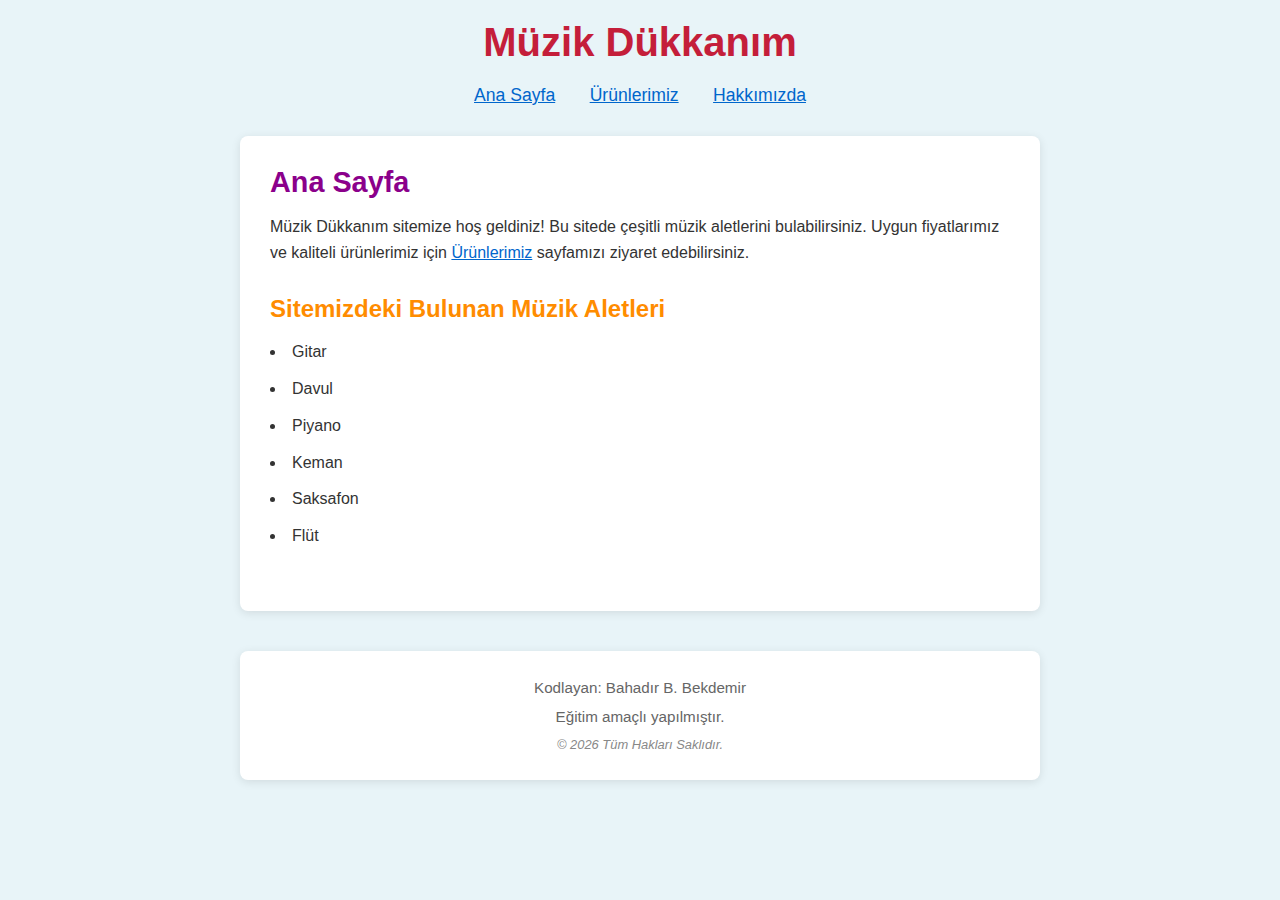
<file: patika.dev_css_odev_1/index.html>
<!DOCTYPE html>
<html lang="tr">
<head>
    <!-- Meta etiketleri ve sayfa başlığı -->
    <meta charset="UTF-8">
    <meta name="viewport" content="width=device-width, initial-scale=1.0">
    <title>Müzik Dükkanım - Ana Sayfa</title>
    <!-- CSS dosyası bağlantısı -->
    <link rel="stylesheet" href="style.css">
</head>
<body>
    <!-- Sayfa başlığı ve navigasyon menüsü -->
    <header>
        <h1>Müzik Dükkanım</h1>
        <nav>
            <a href="index.html">Ana Sayfa</a>
            <a href="products.html">Ürünlerimiz</a>
            <a href="about-us.html">Hakkımızda</a>
        </nav>
    </header>
    
    <!-- Ana içerik bölümü -->
    <main>
        <!-- Hoş geldiniz mesajı -->
        <section>
            <h2>Ana Sayfa</h2>
            <p>
                Müzik Dükkanım sitemize hoş geldiniz! Bu sitede çeşitli müzik aletlerini bulabilirsiniz. 
                Uygun fiyatlarımız ve kaliteli ürünlerimiz için <a href="products.html">Ürünlerimiz</a> sayfamızı ziyaret edebilirsiniz.
            </p>
        </section>
        
        <!-- Müzik aletleri listesi -->
        <section>
            <h3>Sitemizdeki Bulunan Müzik Aletleri</h3>
            <ul>
                <li>Gitar</li>
                <li>Davul</li>
                <li>Piyano</li>
                <li>Keman</li>
                <li>Saksafon</li>
                <li>Flüt</li>
            </ul>
        </section>
    </main>
    
    <!-- Alt bilgi bölümü -->
    <footer>
        <p>Kodlayan: Bahadır B. Bekdemir</p>
        <p>Eğitim amaçlı yapılmıştır.</p>
        <p>&copy; 2026 Tüm Hakları Saklıdır.</p>
    </footer>
</body>
</html>
</file>
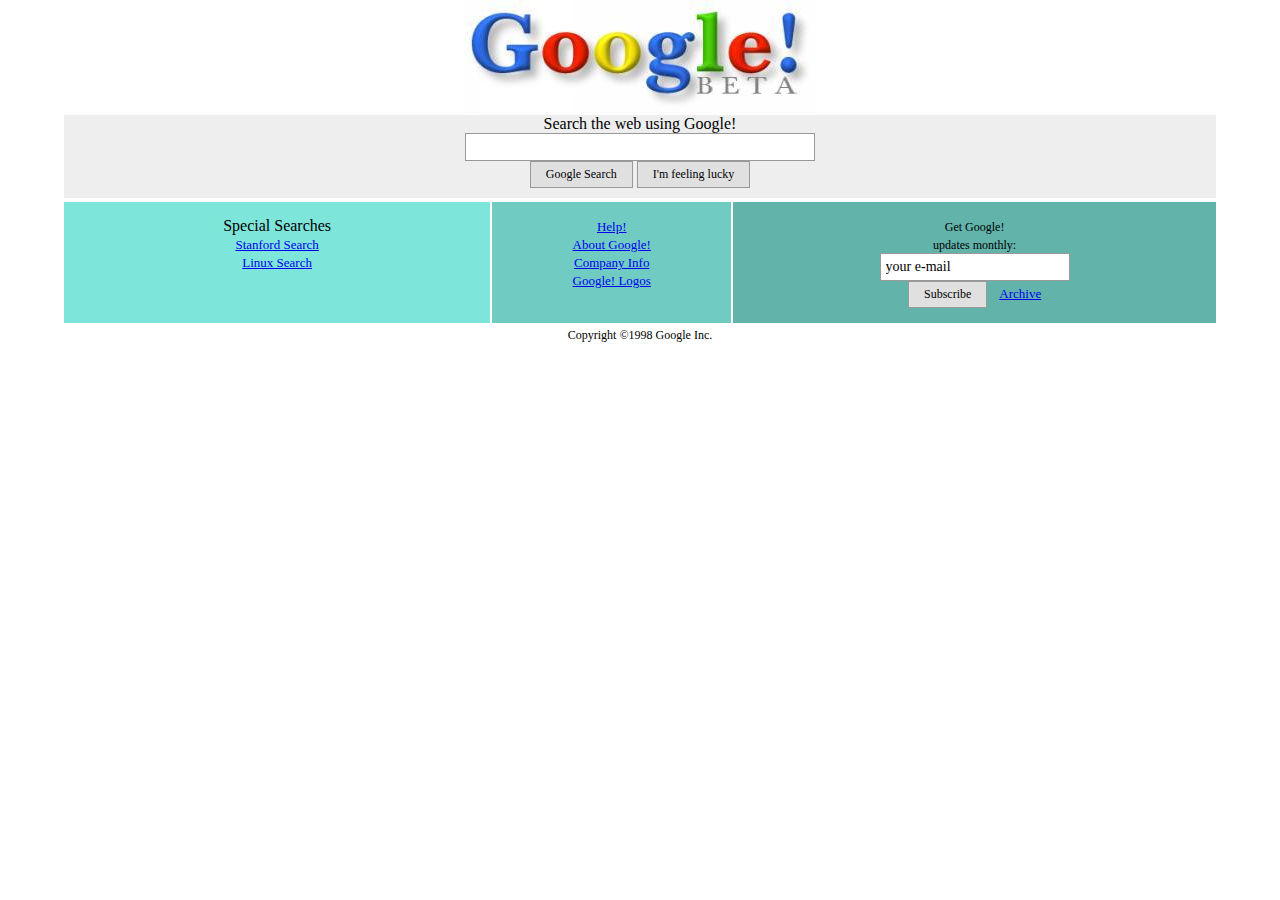
<file: patika.dev_css_odev_2_google_1998/index.html>
<!DOCTYPE html>
<html lang="tr">
<head>
    <!-- Meta etiketleri: karakter kodlaması ve responsive ayarları -->
    <meta charset="UTF-8">
    <meta name="viewport" content="width=device-width, initial-scale=1.0">
    <meta name="description" content="Search the web using Google!">
    <meta name="keywords" content="Google, search, search engine">
    <title>Google!</title>
    <!-- CSS stil dosyası bağlantısı -->
    <link rel="stylesheet" href="index.css">
</head>
<!-- Ana sayfa gövdesi: beyaz arka plan rengi -->
<body bgcolor="#FFFFFF">

<!-- Arama formu: GET metodu ile form gönderimi -->
<form method="GET" action="https://www.google.com/search">
<!-- Logo bölümü: Google logosu ortalanmış şekilde -->
<center>
<img src="img/google.jpg" width="351" height="113" alt="Google!">
</center>

<!-- Ana içerik tablosu: 90% genişlik, ortalanmış -->
<center>
<table border="0" width="90%">
<tbody>
<!-- Arama bölümü: açık gri arka plan (#EEEEEE), 3 sütun genişliğinde -->
<tr>
<td bgcolor="#EEEEEE" colspan="3">
<center>
Search the web using Google! <br>
<!-- Arama kutusu: 40 karakter genişliğinde metin girişi -->
<input type="text" name="q" value="" size="40" maxlength="256" autocomplete="off"><br>
<!-- Arama butonları: Google Search ve I'm feeling lucky -->
<input type="submit" value="Google Search">
<input type="submit" name="sa" value="I'm feeling lucky"><br>
</center>
</td>
</tr>
<!-- Bilgi sütunları: üç farklı teal tonunda sütun yapısı -->
<tr>
<!-- Sol sütun: açık teal (#7EE5DA), özel aramalar bölümü -->
<td width="37%" bgcolor="#7EE5DA"><center>
Special Searches<br>
<a href="https://www.google.com/stanford">Stanford Search</a><br>
<a href="https://www.google.com/linux">Linux Search</a><br>
</center>
</td>
<!-- Orta sütun: orta teal (#70CCC2), yardım ve bilgi linkleri -->
<td bgcolor="#70CCC2">
<center>
<font size="-1">
<a href="https://www.google.com/help">Help!</a> <br>
<a href="https://www.google.com/about">About Google!</a> <br>
<a href="https://www.google.com/company">Company Info</a> <br>
<a href="https://www.google.com/logos">Google! Logos</a> <br>
</font>
</center>
</td>
<!-- Sağ sütun: koyu teal (#62B3AA), e-posta abonelik formu -->
<td align="right" bgcolor="#62B3AA">
<center>
<font size="-1">
Get Google! <br> updates monthly: <br>
<!-- Gizli form alanı: liste adı -->
<input type="hidden" name="listname" value="google-friends">
<!-- E-posta giriş kutusu -->
<input type="text" name="emailaddr" value="your e-mail" size="20"> <br>
<!-- Abonelik butonu -->
<input type="submit" name="SubmitAction" value="Subscribe"> 
&nbsp;&nbsp;
<font size="-1"><a href="https://www.google.com/archive">Archive</a></font>      
</font>
</center>
</td>

</tr></tbody></table>
</center>

<!-- Telif hakkı bilgisi: sayfa alt kısmında -->
<p>
</p><center><font size="-1">Copyright ©1998 Google Inc.</font></center>
</form>

</body>
</html>
</file>
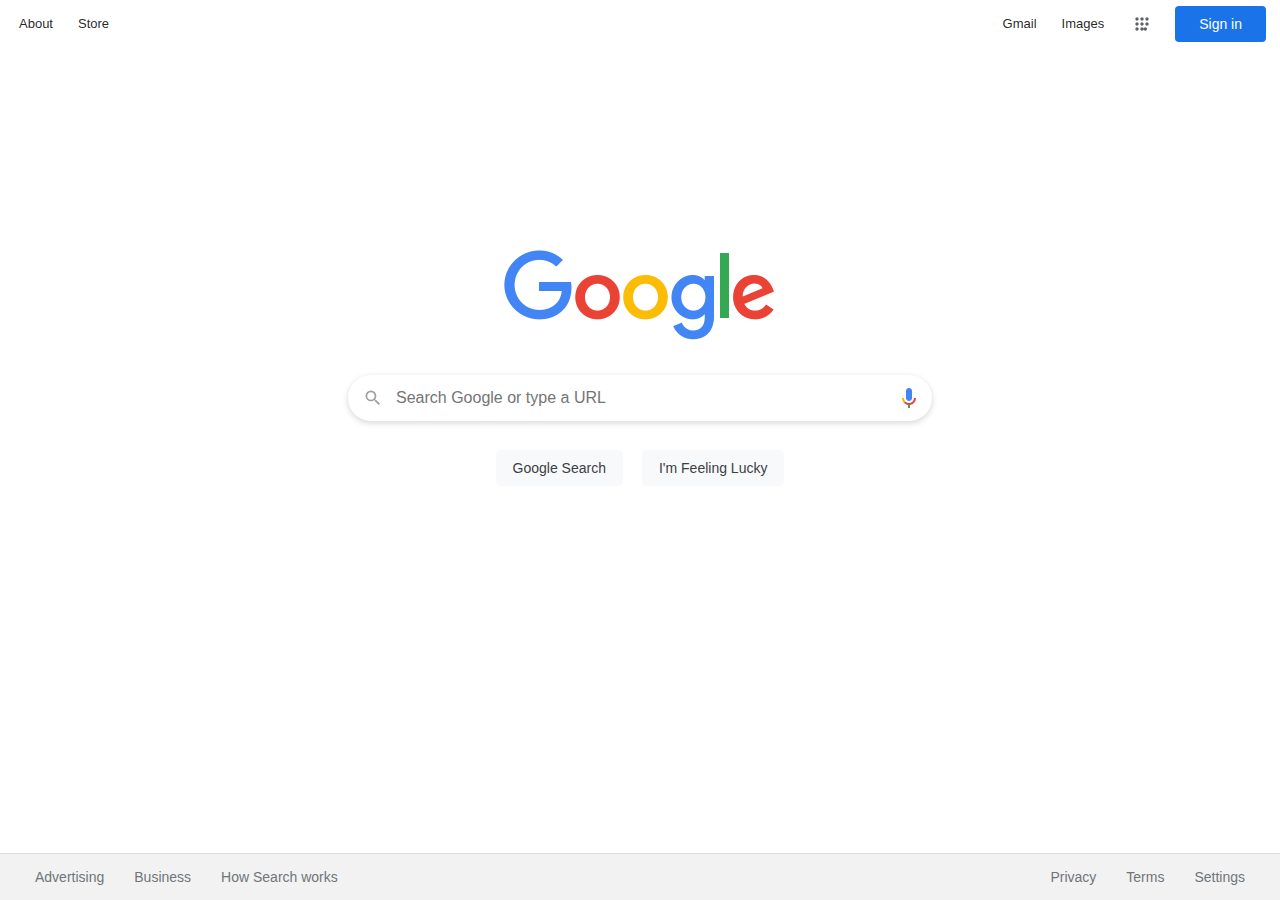
<file: patika.dev_css_odev_3_google_anasayfa/index.html>
<!DOCTYPE html>
<!-- 
  Google Ana Sayfası Klonu
  Bu proje Google'ın ana sayfasının HTML ve CSS ile yapılmış bir kopyasıdır.
  Eğitim amaçlı olarak oluşturulmuştur.
-->
<html lang="en">
  <head>
    <!-- Meta etiketleri - sayfa karakter kodlaması ve görünüm ayarları -->
    <meta charset="UTF-8" />
    <!-- Viewport meta etiketi - responsive tasarım için gerekli -->
    <meta name="viewport" content="width=device-width, initial-scale=1.0" />
    <!-- Meta description - SEO için -->
    <meta name="description" content="Google ana sayfası klonu - Eğitim amaçlı HTML ve CSS projesi" />
    
    <!-- CSS dosyası bağlantısı -->
    <link rel="stylesheet" href="css/style.css" />
    
    <!-- Sayfa başlığı - tarayıcı sekmesinde görünecek -->
    <title>Google</title>
  </head>
  <body>
    <!-- 
      ÜST NAVİGASYON (HEADER)
      Sayfanın en üstünde bulunan navigasyon menüsü
      Sol tarafta "About" ve "Store" linkleri
      Sağ tarafta "Gmail", "Images", Apps ikonu ve "Sign in" butonu
    -->
    <header class="top-nav">
      <!-- Sol taraf navigasyon linkleri -->
      <div class="nav-left">
        <!-- About sayfasına yönlendiren link -->
        <a href="https://about.google/" class="nav-link">About</a>
        <!-- Google Store sayfasına yönlendiren link -->
        <a href="https://store.google.com/" class="nav-link">Store</a>
      </div>
      
      <!-- Sağ taraf navigasyon linkleri ve butonlar -->
      <div class="nav-right">
        <!-- Gmail sayfasına yönlendiren link -->
        <a href="https://mail.google.com/" class="nav-link">Gmail</a>
        <!-- Google Images sayfasına yönlendiren link -->
        <a href="https://www.google.com/imghp" class="nav-link">Images</a>
        
        <!-- Google Apps menüsü ikonu - SVG formatında 9 noktalı grid ikonu -->
        <a href="https://www.google.com/intl/en/about/products" class="nav-link apps-link">
          <!-- SVG (Scalable Vector Graphics) - ölçeklenebilir vektör grafiği -->
          <svg class="apps-icon" focusable="false" viewBox="0 0 24 24" aria-hidden="true">
            <!-- Apps ikonunun path (yol) tanımı - 9 karelik grid yapısı -->
            <path d="M6,8c1.1,0 2,-0.9 2,-2s-0.9,-2 -2,-2 -2,0.9 -2,2 0.9,2 2,2zM12,20c1.1,0 2,-0.9 2,-2s-0.9,-2 -2,-2 -2,0.9 -2,2 0.9,2 2,2zM6,20c1.1,0 2,-0.9 2,-2s-0.9,-2 -2,-2 -2,0.9 -2,2 0.9,2 2,2zM6,14c1.1,0 2,-0.9 2,-2s-0.9,-2 -2,-2 -2,0.9 -2,2 0.9,2 2,2zM12,14c1.1,0 2,-0.9 2,-2s-0.9,-2 -2,-2 -2,0.9 -2,2 0.9,2 2,2zM16,6c0,1.1 0.9,2 2,2s2,-0.9 2,-2 -0.9,-2 -2,-2 -2,0.9 -2,2zM12,8c1.1,0 2,-0.9 2,-2s-0.9,-2 -2,-2 -2,0.9 -2,2 0.9,2 2,2zM18,14c1.1,0 2,-0.9 2,-2s-0.9,-2 -2,-2 -2,0.9 -2,2 0.9,2 2,2zM16,20c1.1,0 2,-0.9 2,-2s-0.9,-2 -2,-2 -2,0.9 -2,2 0.9,2 2,2zM18,8c1.1,0 2,-0.9 2,-2s-0.9,-2 -2,-2 -2,0.9 -2,2 0.9,2 2,2z"></path>
          </svg>
        </a>
        
        <!-- Sign in butonu - mavi arka planlı, beyaz yazılı buton -->
        <a href="#" class="sign-in-btn">Sign in</a>
      </div>
    </header>

    <!-- 
      ANA İÇERİK (MAIN CONTENT)
      Sayfanın merkezinde bulunan ana içerik bölümü
      Logo, arama kutusu ve arama butonlarını içerir
    -->
    <main class="main-content">
      <!-- Google Logo Container -->
      <div class="logo-container">
        <!-- Google logosu - images klasöründen yüklenen PNG formatında logo -->
        <img src="images/logo.png" alt="Google" class="google-logo" />
      </div>

      <!-- 
        ARAMA KUTUSU (SEARCH BOX)
        Kullanıcının arama yapabileceği input alanı
        Sol tarafta arama ikonu, sağ tarafta sesle arama ikonu bulunur
      -->
      <div class="search-container">
        <div class="search-box">
          <!-- Arama İkonu - sol tarafta büyüteç simgesi -->
          <div class="search-icon-wrapper">
            <!-- SVG formatında arama (büyüteç) ikonu -->
            <svg class="search-icon" focusable="false" viewBox="0 0 24 24" aria-hidden="true">
              <!-- Büyüteç ikonunun path tanımı -->
              <path d="M15.5 14h-.79l-.28-.27A6.471 6.471 0 0 0 16 9.5 6.5 6.5 0 1 0 9.5 16c1.61 0 3.09-.59 4.23-1.57l.27.28v.79l5 4.99L20.49 19l-4.99-5zm-6 0C7.01 14 5 11.99 5 9.5S7.01 5 9.5 5 14 7.01 14 9.5 11.99 14 9.5 14z"></path>
            </svg>
          </div>
          
          <!-- 
            Arama Input Alanı
            Kullanıcının arama terimini yazabileceği metin giriş alanı
            autofocus özelliği sayfa yüklendiğinde otomatik olarak odaklanır
          -->
          <input type="text" class="search-input" name="q" placeholder="Search Google or type a URL" autofocus aria-label="Search" />
          
          <!-- Sesle Arama İkonu - sağ tarafta mikrofon simgesi -->
          <div class="voice-icon-wrapper">
            <!-- Sesle arama ikonu - images klasöründen yüklenen PNG formatında ikon -->
            <img src="images/voicelogo.png" alt="Voice Search" class="voice-icon" />
          </div>
        </div>
      </div>

      <!-- 
        ARAMA BUTONLARI (SEARCH BUTTONS)
        Kullanıcının aramayı başlatabileceği iki buton
        "Google Search" - normal arama yapar
        "I'm Feeling Lucky" - rastgele bir sonuç sayfasına yönlendirir
      -->
      <div class="button-container">
        <!-- Google Search butonu - normal arama işlemi için -->
        <button type="button" class="search-btn">Google Search</button>
        <!-- I'm Feeling Lucky butonu - rastgele sonuç için -->
        <button type="button" class="lucky-btn">I'm Feeling Lucky</button>
      </div>
    </main>

    <!-- 
      FOOTER (ALT BİLGİ BÖLÜMÜ)
      Sayfanın en altında bulunan bilgilendirme ve yasal linkler
      Sol tarafta işletme ile ilgili linkler
      Sağ tarafta gizlilik ve ayarlar ile ilgili linkler
    -->
    <footer class="footer">
      <div class="footer-content">
        <!-- Footer sol taraf - işletme ve reklam linkleri -->
        <div class="footer-left">
          <!-- Reklam sayfasına yönlendiren link -->
          <a href="https://www.google.com/intl/en/ads/" class="footer-link">Advertising</a>
          <!-- İşletme hizmetleri sayfasına yönlendiren link -->
          <a href="https://www.google.com/services/" class="footer-link">Business</a>
          <!-- Arama nasıl çalışır sayfasına yönlendiren link -->
          <a href="https://www.google.com/search/howsearchworks/" class="footer-link">How Search works</a>
        </div>
        
        <!-- Footer sağ taraf - gizlilik ve ayarlar linkleri -->
        <div class="footer-right">
          <!-- Gizlilik politikası sayfasına yönlendiren link -->
          <a href="https://policies.google.com/privacy" class="footer-link">Privacy</a>
          <!-- Kullanım şartları sayfasına yönlendiren link -->
          <a href="https://policies.google.com/terms" class="footer-link">Terms</a>
          <!-- Ayarlar sayfasına yönlendiren link -->
          <a href="https://www.google.com/preferences" class="footer-link">Settings</a>
        </div>
      </div>
    </footer>
  </body>
</html>
</file>
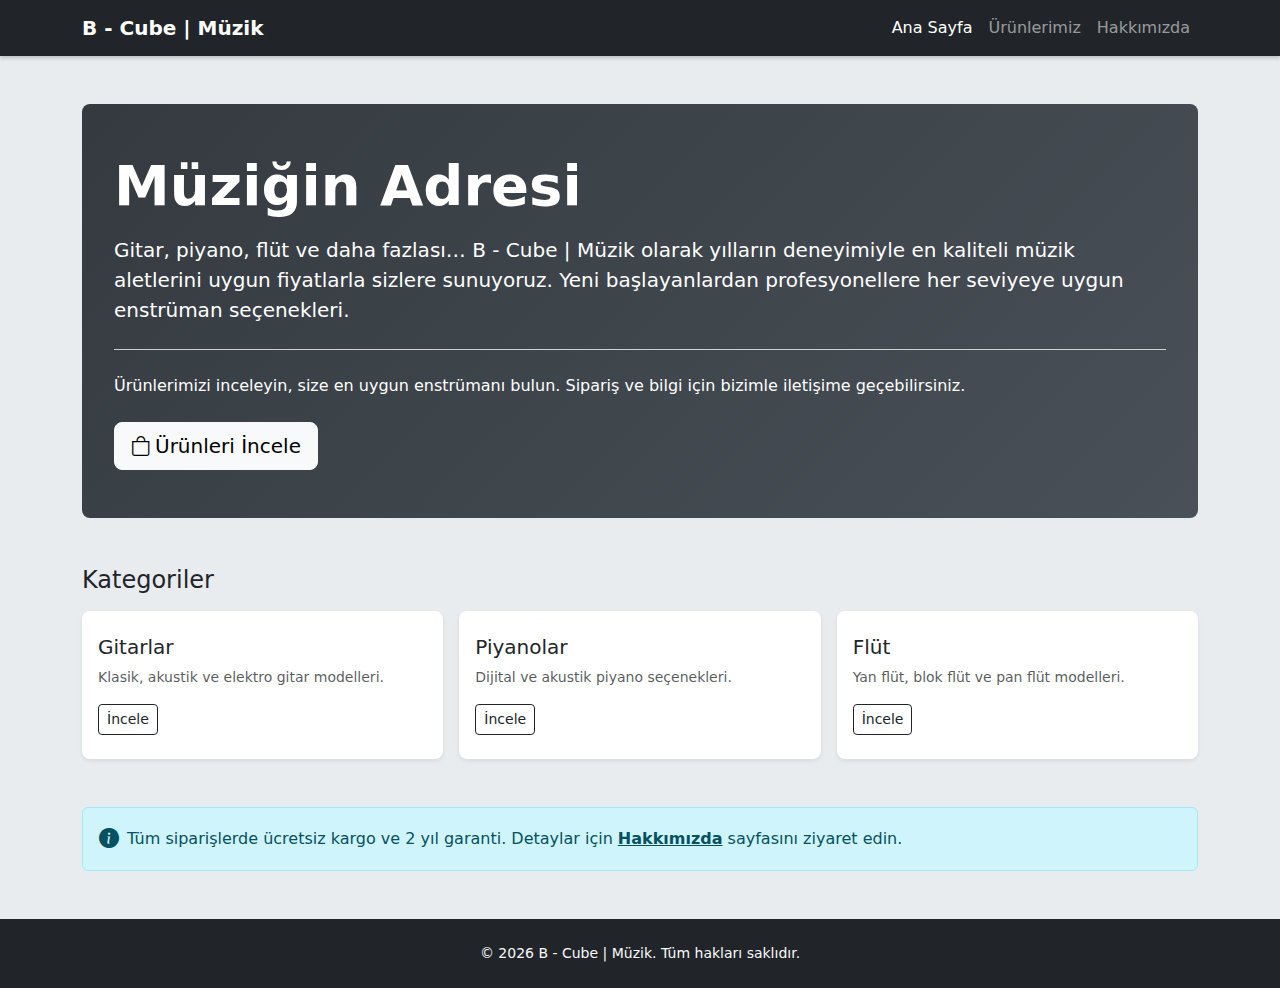
<file: patika.dev/bootstrap/patika.dev_bootstrap_odev_1_muzik_dukkanim/index.html>
<!DOCTYPE html>
<html lang="tr">
<head>
  <!-- Meta etiketleri: Sayfa karakter kodlaması ve responsive ayarları -->
  <meta charset="UTF-8">
  <!-- Bootstrap responsive için gerekli viewport ayarı -->
  <meta name="viewport" content="width=device-width, initial-scale=1.0">
  <title>B - Cube Müzik | Ana Sayfa</title>
  
  <!-- Bootstrap 5.3.2 CSS kütüphanesi CDN üzerinden yükleniyor -->
  <!-- Bootstrap: Grid sistemi, utility sınıfları, component'ler (navbar, card, alert, button vb.) -->
  <link href="https://cdn.jsdelivr.net/npm/bootstrap@5.3.2/dist/css/bootstrap.min.css" rel="stylesheet">
  
  <!-- Bootstrap Icons: Bootstrap'in resmi ikon kütüphanesi -->
  <!-- Kullanım: <i class="bi bi-[ikon-adi]"></i> formatında -->
  <link rel="stylesheet" href="https://cdn.jsdelivr.net/npm/bootstrap-icons@1.11.3/font/bootstrap-icons.min.css">
  
  <!-- Özel CSS stilleri -->
  <style>
    /* Sayfa arka plan rengi - Bootstrap'in kendi renk paletinden */
    body { background-color: #E9ECEF; }
    
    /* Navbar'a gölge efekti ekleniyor */
    .navbar { box-shadow: 0 2px 4px rgba(0,0,0,0.2); }
    
    /* Bootstrap card component'i için özel stiller */
    /* border: none - Bootstrap'in varsayılan border'ını kaldırıyoruz */
    /* border-radius: 0.5rem - Köşeleri yuvarlatıyoruz (Bootstrap spacing birimi) */
    /* transition - Hover efekti için geçiş animasyonu */
    .card {
      border: none;
      border-radius: 0.5rem;
      background-color: #fff;
      transition: box-shadow 0.2s ease, transform 0.2s ease;
    }
    
    /* Card hover efekti: Gölge artışı ve yukarı kayma animasyonu */
    .card:hover {
      box-shadow: 0 0.5rem 1rem rgba(0,0,0,0.12) !important;
      transform: translateY(-2px);
    }
    
    /* Hero/Jumbotron alanı için özel stil */
    /* linear-gradient - İki renk arasında geçiş efekti */
    /* padding: 3rem 2rem - Bootstrap spacing birimleriyle iç boşluk */
    .hero-jumbotron {
      background: linear-gradient(135deg, #343a40 0%, #495057 100%);
      color: #fff;
      border-radius: 0.5rem;
      padding: 3rem 2rem;
    }
  </style>
</head>
<body>
  <!-- ============================================ -->
  <!-- NAVBAR (Navigasyon Menüsü) - Bootstrap Component -->
  <!-- ============================================ -->
  <!-- 
    Bootstrap Navbar Component Kullanımı:
    - navbar: Temel navbar sınıfı
    - navbar-expand-lg: Large ekranlarda (≥992px) yatay menü, küçük ekranlarda hamburger menü
    - navbar-dark: Açık renkli metin için (koyu arka planla kullanılır)
    - bg-dark: Bootstrap'in koyu arka plan rengi
  -->
  <nav class="navbar navbar-expand-lg navbar-dark bg-dark">
    <!-- container: Bootstrap container sınıfı - içeriği ortalar ve max-width ayarlar -->
    <div class="container">
      <!-- navbar-brand: Logo/marka adı için Bootstrap sınıfı -->
      <!-- fw-bold: Bootstrap utility sınıfı - font-weight: bold -->
      <a class="navbar-brand fw-bold" href="index.html">B - Cube | Müzik</a>
      
      <!-- Hamburger menü butonu - Mobil cihazlarda görünür -->
      <!-- 
        navbar-toggler: Hamburger menü butonu
        data-bs-toggle="collapse": Bootstrap JavaScript ile collapse işlevi
        data-bs-target="#navbarNav": Hangi elementi açıp kapatacağını belirtir
        aria-*: Erişilebilirlik için ARIA etiketleri
      -->
      <button class="navbar-toggler" type="button" data-bs-toggle="collapse" data-bs-target="#navbarNav" aria-controls="navbarNav" aria-expanded="false" aria-label="Menü">
        <span class="navbar-toggler-icon"></span>
      </button>
      
      <!-- Collapse: Mobil cihazlarda açılıp kapanan menü alanı -->
      <!-- collapse navbar-collapse: Bootstrap collapse component'i -->
      <div class="collapse navbar-collapse" id="navbarNav">
        <!-- navbar-nav: Navigasyon linklerinin listesi -->
        <!-- ms-auto: Bootstrap utility - margin-start auto (sağa hizalama) -->
        <ul class="navbar-nav ms-auto">
          <!-- nav-item: Her bir menü öğesi -->
          <li class="nav-item">
            <!-- nav-link: Menü linki -->
            <!-- active: Aktif sayfa için Bootstrap sınıfı -->
            <a class="nav-link active" href="index.html">Ana Sayfa</a>
          </li>
          <li class="nav-item">
            <a class="nav-link" href="urunlerimiz.html">Ürünlerimiz</a>
          </li>
          <li class="nav-item">
            <a class="nav-link" href="hakkimizda.html">Hakkımızda</a>
          </li>
        </ul>
      </div>
    </div>
  </nav>

  <!-- ============================================ -->
  <!-- MAIN CONTENT AREA -->
  <!-- ============================================ -->
  <!-- 
    container: Bootstrap container - içeriği ortalar ve responsive genişlik sağlar
    my-5: Bootstrap spacing utility - margin-top ve margin-bottom (3rem = 48px)
  -->
  <main class="container my-5">
    <!-- ============================================ -->
    <!-- HERO/JUMBOTRON SECTION -->
    <!-- ============================================ -->
    <!-- 
      hero-jumbotron: Özel CSS sınıfı (yukarıda tanımlı)
      mb-5: Bootstrap spacing - margin-bottom (3rem)
    -->
    <div class="hero-jumbotron mb-5">
      <!-- display-4: Bootstrap typography sınıfı - büyük başlık boyutu -->
      <!-- fw-bold: Font weight bold -->
      <!-- mb-3: Margin bottom (1rem) -->
      <h1 class="display-4 fw-bold mb-3">Müziğin Adresi</h1>
      
      <!-- lead: Bootstrap typography - vurgulu paragraf metni -->
      <!-- mb-4: Margin bottom (1.5rem) -->
      <p class="lead mb-4">
        Gitar, piyano, flüt ve daha fazlası… B - Cube | Müzik olarak yılların deneyimiyle en kaliteli müzik aletlerini uygun fiyatlarla sizlere sunuyoruz. Yeni başlayanlardan profesyonellere her seviyeye uygun enstrüman seçenekleri.
      </p>
      
      <!-- hr: Yatay çizgi -->
      <!-- my-4: Margin top ve bottom (1.5rem) -->
      <!-- bg-light: Bootstrap arka plan rengi - açık renk -->
      <!-- opacity-75: Bootstrap utility - %75 opaklık -->
      <hr class="my-4 bg-light opacity-75">
      
      <!-- mb-0: Margin bottom sıfır -->
      <p class="mb-0">
        Ürünlerimizi inceleyin, size en uygun enstrümanı bulun. Sipariş ve bilgi için bizimle iletişime geçebilirsiniz.
      </p>
      
      <!-- Bootstrap Button Component -->
      <!-- 
        btn: Temel buton sınıfı
        btn-light: Açık renkli buton stili
        btn-lg: Büyük boyutlu buton
        mt-4: Margin top (1.5rem)
        role="button": Erişilebilirlik için
      -->
      <!-- Bootstrap Icons kullanımı: bi bi-bag ikonu -->
      <!-- me-1: Margin end (sağ taraf) - 0.25rem -->
      <a class="btn btn-light btn-lg mt-4" href="urunlerimiz.html" role="button"><i class="bi bi-bag me-1"></i>Ürünleri İncele</a>
    </div>

    <!-- ============================================ -->
    <!-- KATEGORİLER BÖLÜMÜ - Bootstrap Grid System -->
    <!-- ============================================ -->
    <!-- 
      h4: Bootstrap heading sınıfı - h2 elementi ama h4 boyutunda
      mb-3: Margin bottom (1rem)
    -->
    <h2 class="h4 mb-3">Kategoriler</h2>
    
    <!-- Bootstrap Grid System -->
    <!-- 
      row: Bootstrap grid satırı
      g-3: Gap utility - grid öğeleri arası boşluk (1rem)
      mb-5: Margin bottom (3rem)
    -->
    <div class="row g-3 mb-5">
      <!-- 
        col-md-4: Medium ekranlarda (≥768px) 4/12 genişlik = 3 sütun
        Küçük ekranlarda tam genişlik (12/12)
      -->
      <div class="col-md-4">
        <!-- Bootstrap Card Component -->
        <!-- 
          card: Temel kart sınıfı
          h-100: Height 100% - eşit yükseklik için
          shadow-sm: Bootstrap shadow utility - küçük gölge efekti
          overflow-hidden: Taşan içeriği gizler
        -->
        <div class="card h-100 shadow-sm overflow-hidden">
          <!-- card-body: Kart içeriği için Bootstrap sınıfı -->
          <!-- py-4: Padding top ve bottom (1.5rem) -->
          <div class="card-body py-4">
            <!-- card-title: Kart başlığı için Bootstrap sınıfı -->
            <!-- mb-2: Margin bottom (0.5rem) -->
            <h5 class="card-title mb-2">Gitarlar</h5>
            
            <!-- card-text: Kart metni için Bootstrap sınıfı -->
            <!-- text-muted: Bootstrap text color utility - soluk gri renk -->
            <!-- small: Bootstrap typography - küçük metin boyutu -->
            <p class="card-text text-muted small">Klasik, akustik ve elektro gitar modelleri.</p>
            
            <!-- btn-outline-dark: Bootstrap outline buton stili - kenarlıklı koyu renk -->
            <!-- btn-sm: Küçük boyutlu buton -->
            <a href="urunlerimiz.html#gitarlar" class="btn btn-outline-dark btn-sm">İncele</a>
          </div>
        </div>
      </div>
      
      <!-- İkinci kategori kartı - Piyanolar -->
      <div class="col-md-4">
        <div class="card h-100 shadow-sm overflow-hidden">
          <div class="card-body py-4">
            <h5 class="card-title mb-2">Piyanolar</h5>
            <p class="card-text text-muted small">Dijital ve akustik piyano seçenekleri.</p>
            <a href="urunlerimiz.html#piyanolar" class="btn btn-outline-dark btn-sm">İncele</a>
          </div>
        </div>
      </div>
      
      <!-- Üçüncü kategori kartı - Flüt -->
      <div class="col-md-4">
        <div class="card h-100 shadow-sm overflow-hidden">
          <div class="card-body py-4">
            <h5 class="card-title mb-2">Flüt</h5>
            <p class="card-text text-muted small">Yan flüt, blok flüt ve pan flüt modelleri.</p>
            <a href="urunlerimiz.html#flut" class="btn btn-outline-dark btn-sm">İncele</a>
          </div>
        </div>
      </div>
    </div>

    <!-- ============================================ -->
    <!-- ALERT COMPONENT - Bootstrap Alert -->
    <!-- ============================================ -->
    <!-- 
      alert: Temel alert sınıfı
      alert-info: Bootstrap alert variant - mavi bilgi alert'i
      d-flex: Bootstrap flexbox utility - flex container
      align-items-center: Flexbox - dikey ortalama
      role="alert": Erişilebilirlik için ARIA rolü
    -->
    <div class="alert alert-info d-flex align-items-center" role="alert">
      <!-- Bootstrap Icons: bi-info-circle-fill ikonu -->
      <!-- flex-shrink-0: Flexbox - küçülmeyi engeller -->
      <!-- me-2: Margin end (sağ) - 0.5rem -->
      <i class="bi bi-info-circle-fill flex-shrink-0 me-2" style="font-size: 1.25rem;"></i>
      <div>
        <!-- alert-link: Alert içindeki link için Bootstrap sınıfı -->
        Tüm siparişlerde ücretsiz kargo ve 2 yıl garanti. Detaylar için <a href="hakkimizda.html" class="alert-link">Hakkımızda</a> sayfasını ziyaret edin.
      </div>
    </div>
  </main>

  <!-- ============================================ -->
  <!-- FOOTER -->
  <!-- ============================================ -->
  <!-- 
    bg-dark: Bootstrap arka plan rengi - koyu
    text-light: Bootstrap text rengi - açık renkli metin
    py-4: Padding top ve bottom (1.5rem)
    mt-5: Margin top (3rem)
  -->
  <footer class="bg-dark text-light py-4 mt-5">
    <!-- container: Bootstrap container - içeriği ortalar -->
    <!-- text-center: Bootstrap utility - metni ortalar -->
    <div class="container text-center">
      <!-- mb-0: Margin bottom sıfır -->
      <!-- small: Bootstrap typography - küçük metin boyutu -->
      <p class="mb-0 small">© 2026 B - Cube | Müzik. Tüm hakları saklıdır.</p>
    </div>
  </footer>

</body>
</html>
</file>
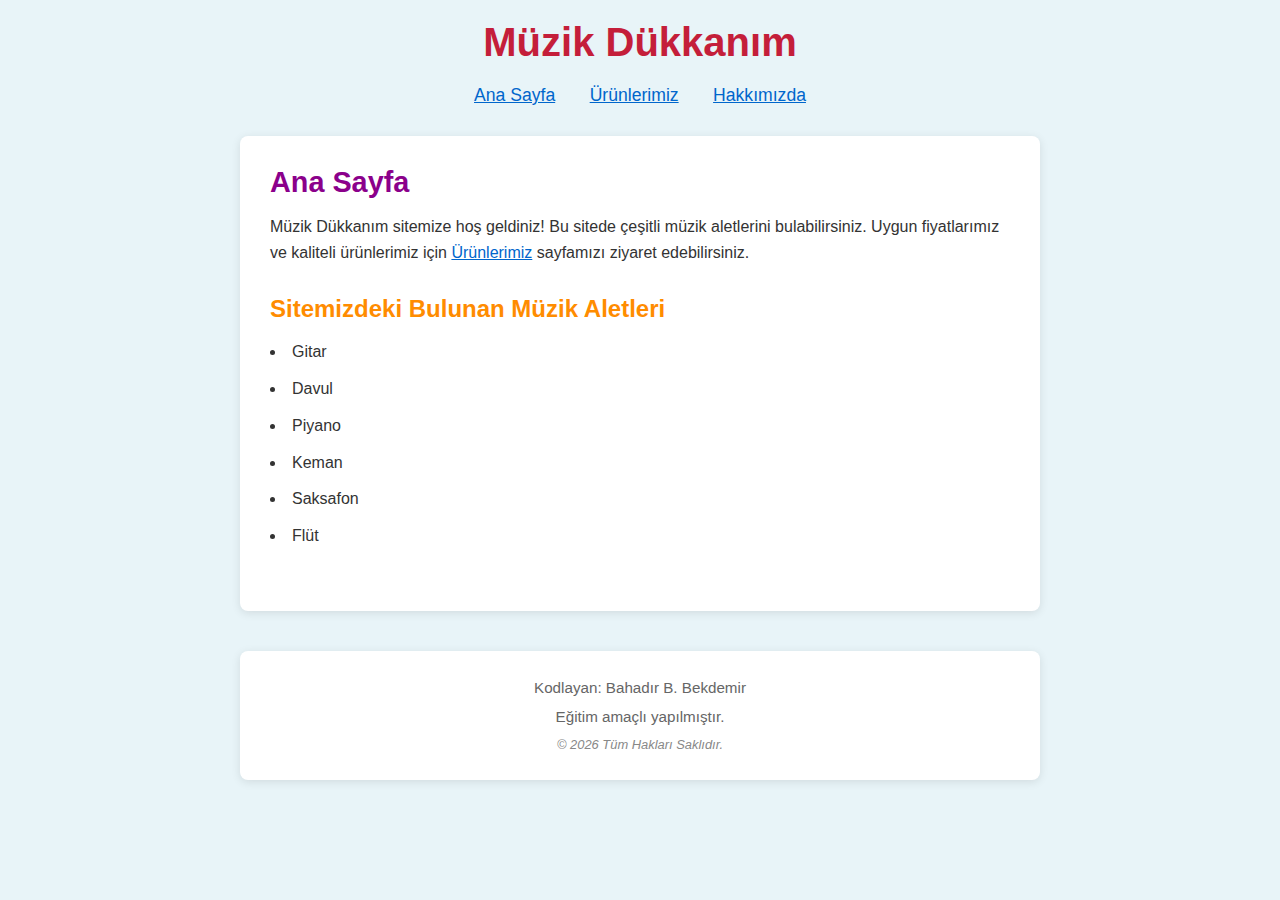
<file: patika.dev/css/patika.dev_css_odev_1_muzik_dukkanim/index.html>
<!DOCTYPE html>
<html lang="tr">
<head>
    <!-- Meta etiketleri ve sayfa başlığı -->
    <meta charset="UTF-8">
    <meta name="viewport" content="width=device-width, initial-scale=1.0">
    <title>Müzik Dükkanım - Ana Sayfa</title>
    <!-- CSS dosyası bağlantısı -->
    <link rel="stylesheet" href="style.css">
</head>
<body>
    <!-- Sayfa başlığı ve navigasyon menüsü -->
    <header>
        <h1>Müzik Dükkanım</h1>
        <nav>
            <a href="index.html">Ana Sayfa</a>
            <a href="products.html">Ürünlerimiz</a>
            <a href="about-us.html">Hakkımızda</a>
        </nav>
    </header>
    
    <!-- Ana içerik bölümü -->
    <main>
        <!-- Hoş geldiniz mesajı -->
        <section>
            <h2>Ana Sayfa</h2>
            <p>
                Müzik Dükkanım sitemize hoş geldiniz! Bu sitede çeşitli müzik aletlerini bulabilirsiniz. 
                Uygun fiyatlarımız ve kaliteli ürünlerimiz için <a href="products.html">Ürünlerimiz</a> sayfamızı ziyaret edebilirsiniz.
            </p>
        </section>
        
        <!-- Müzik aletleri listesi -->
        <section>
            <h3>Sitemizdeki Bulunan Müzik Aletleri</h3>
            <ul>
                <li>Gitar</li>
                <li>Davul</li>
                <li>Piyano</li>
                <li>Keman</li>
                <li>Saksafon</li>
                <li>Flüt</li>
            </ul>
        </section>
    </main>
    
    <!-- Alt bilgi bölümü -->
    <footer>
        <p>Kodlayan: Bahadır B. Bekdemir</p>
        <p>Eğitim amaçlı yapılmıştır.</p>
        <p>&copy; 2026 Tüm Hakları Saklıdır.</p>
    </footer>
</body>
</html>
</file>
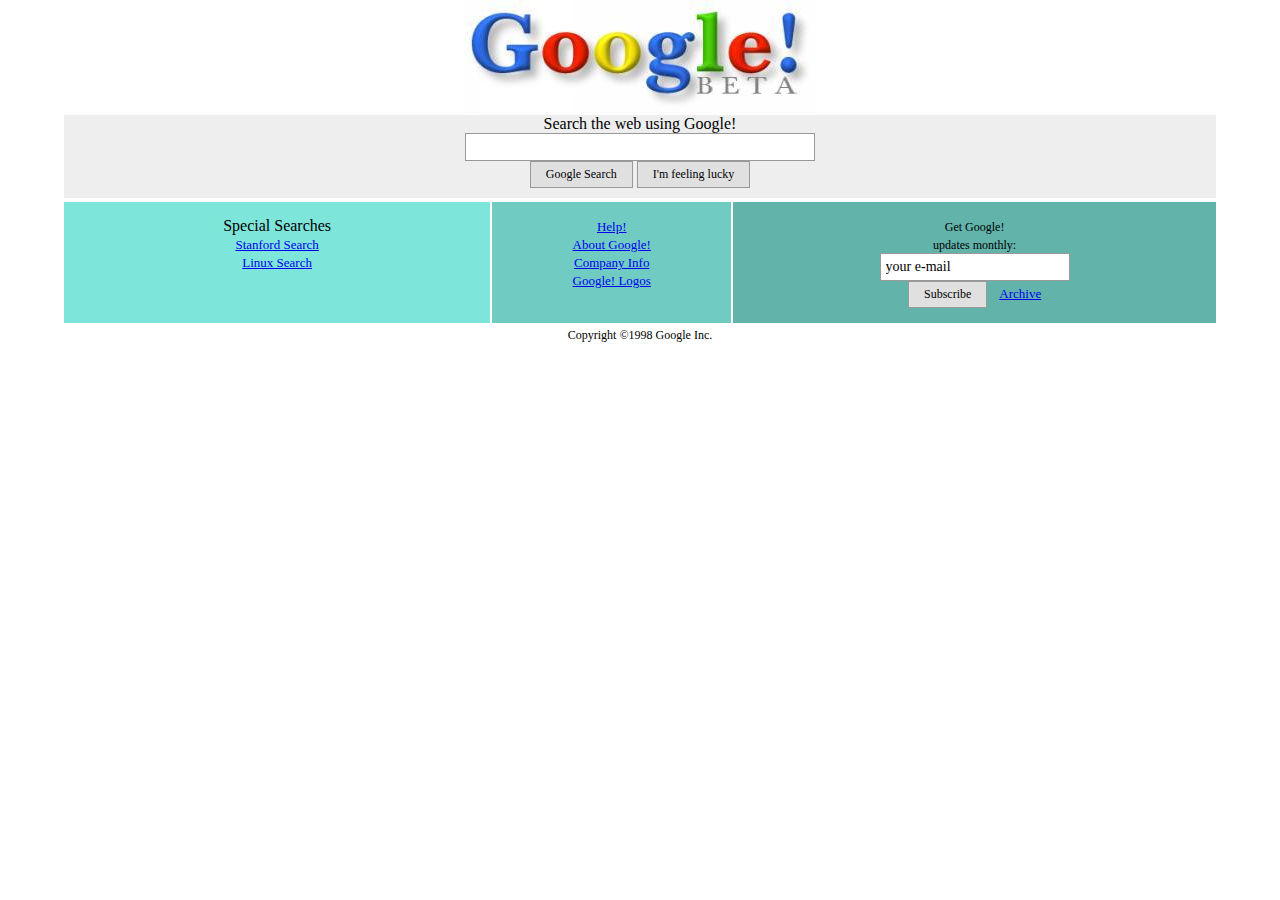
<file: patika.dev/css/patika.dev_css_odev_2_google_1998/index.html>
<!DOCTYPE html>
<html lang="tr">
<head>
    <!-- Meta etiketleri: karakter kodlaması ve responsive ayarları -->
    <meta charset="UTF-8">
    <meta name="viewport" content="width=device-width, initial-scale=1.0">
    <meta name="description" content="Search the web using Google!">
    <meta name="keywords" content="Google, search, search engine">
    <title>Google!</title>
    <!-- CSS stil dosyası bağlantısı -->
    <link rel="stylesheet" href="index.css">
</head>
<!-- Ana sayfa gövdesi: beyaz arka plan rengi -->
<body bgcolor="#FFFFFF">

<!-- Arama formu: GET metodu ile form gönderimi -->
<form method="GET" action="https://www.google.com/search">
<!-- Logo bölümü: Google logosu ortalanmış şekilde -->
<center>
<img src="img/google.jpg" width="351" height="113" alt="Google!">
</center>

<!-- Ana içerik tablosu: 90% genişlik, ortalanmış -->
<center>
<table border="0" width="90%">
<tbody>
<!-- Arama bölümü: açık gri arka plan (#EEEEEE), 3 sütun genişliğinde -->
<tr>
<td bgcolor="#EEEEEE" colspan="3">
<center>
Search the web using Google! <br>
<!-- Arama kutusu: 40 karakter genişliğinde metin girişi -->
<input type="text" name="q" value="" size="40" maxlength="256" autocomplete="off"><br>
<!-- Arama butonları: Google Search ve I'm feeling lucky -->
<input type="submit" value="Google Search">
<input type="submit" name="sa" value="I'm feeling lucky"><br>
</center>
</td>
</tr>
<!-- Bilgi sütunları: üç farklı teal tonunda sütun yapısı -->
<tr>
<!-- Sol sütun: açık teal (#7EE5DA), özel aramalar bölümü -->
<td width="37%" bgcolor="#7EE5DA"><center>
Special Searches<br>
<a href="https://www.google.com/stanford">Stanford Search</a><br>
<a href="https://www.google.com/linux">Linux Search</a><br>
</center>
</td>
<!-- Orta sütun: orta teal (#70CCC2), yardım ve bilgi linkleri -->
<td bgcolor="#70CCC2">
<center>
<font size="-1">
<a href="https://www.google.com/help">Help!</a> <br>
<a href="https://www.google.com/about">About Google!</a> <br>
<a href="https://www.google.com/company">Company Info</a> <br>
<a href="https://www.google.com/logos">Google! Logos</a> <br>
</font>
</center>
</td>
<!-- Sağ sütun: koyu teal (#62B3AA), e-posta abonelik formu -->
<td align="right" bgcolor="#62B3AA">
<center>
<font size="-1">
Get Google! <br> updates monthly: <br>
<!-- Gizli form alanı: liste adı -->
<input type="hidden" name="listname" value="google-friends">
<!-- E-posta giriş kutusu -->
<input type="text" name="emailaddr" value="your e-mail" size="20"> <br>
<!-- Abonelik butonu -->
<input type="submit" name="SubmitAction" value="Subscribe"> 
&nbsp;&nbsp;
<font size="-1"><a href="https://www.google.com/archive">Archive</a></font>      
</font>
</center>
</td>

</tr></tbody></table>
</center>

<!-- Telif hakkı bilgisi: sayfa alt kısmında -->
<p>
</p><center><font size="-1">Copyright ©1998 Google Inc.</font></center>
</form>

</body>
</html>
</file>
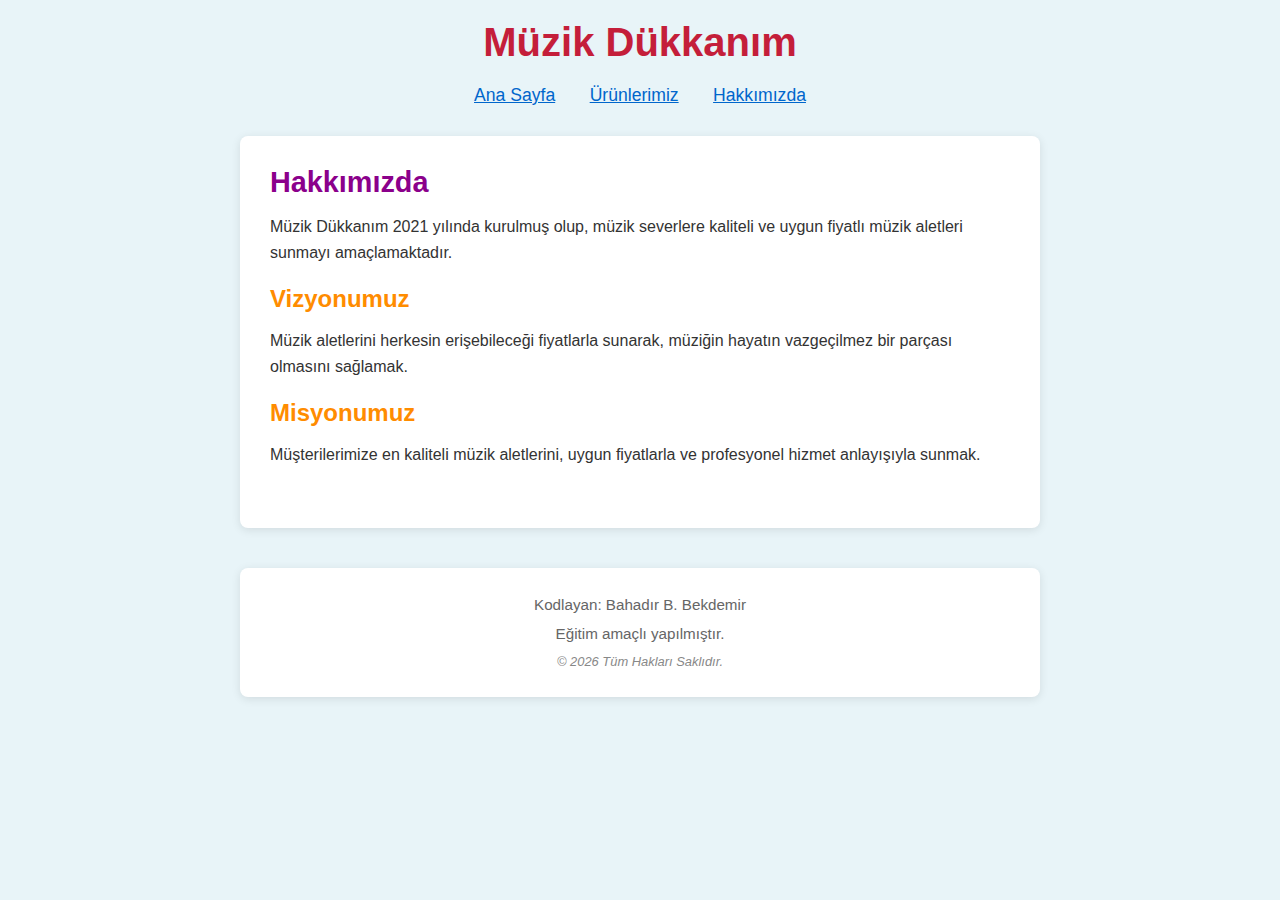
<file: patika.dev_css_odev_1/about-us.html>
<!DOCTYPE html>
<html lang="tr">
<head>
    <!-- Meta etiketleri ve sayfa başlığı -->
    <meta charset="UTF-8">
    <meta name="viewport" content="width=device-width, initial-scale=1.0">
    <title>Müzik Dükkanım - Hakkımızda</title>
    <!-- CSS dosyası bağlantısı -->
    <link rel="stylesheet" href="style.css">
</head>
<body>
    <!-- Sayfa başlığı ve navigasyon menüsü -->
    <header>
        <h1>Müzik Dükkanım</h1>
        <nav>
            <a href="index.html">Ana Sayfa</a>
            <a href="products.html">Ürünlerimiz</a>
            <a href="about-us.html">Hakkımızda</a>
        </nav>
    </header>
    
    <!-- Ana içerik bölümü -->
    <main>
        <section>
            <!-- Hakkımızda bilgisi -->
            <h2>Hakkımızda</h2>
            <p>
                Müzik Dükkanım 2021 yılında kurulmuş olup, müzik severlere kaliteli ve uygun fiyatlı 
                müzik aletleri sunmayı amaçlamaktadır.
            </p>
            <!-- Vizyon bölümü -->
            <h3>Vizyonumuz</h3>
            <p>
                Müzik aletlerini herkesin erişebileceği fiyatlarla sunarak, müziğin hayatın 
                vazgeçilmez bir parçası olmasını sağlamak.
            </p>
            <!-- Misyon bölümü -->
            <h3>Misyonumuz</h3>
            <p>
                Müşterilerimize en kaliteli müzik aletlerini, uygun fiyatlarla ve profesyonel 
                hizmet anlayışıyla sunmak.
            </p>
        </section>
    </main>
    
    <!-- Alt bilgi bölümü -->
    <footer>
        <p>Kodlayan: Bahadır B. Bekdemir</p>
        <p>Eğitim amaçlı yapılmıştır.</p>
        <p>&copy; 2026 Tüm Hakları Saklıdır.</p>
    </footer>
</body>
</html>
</file>
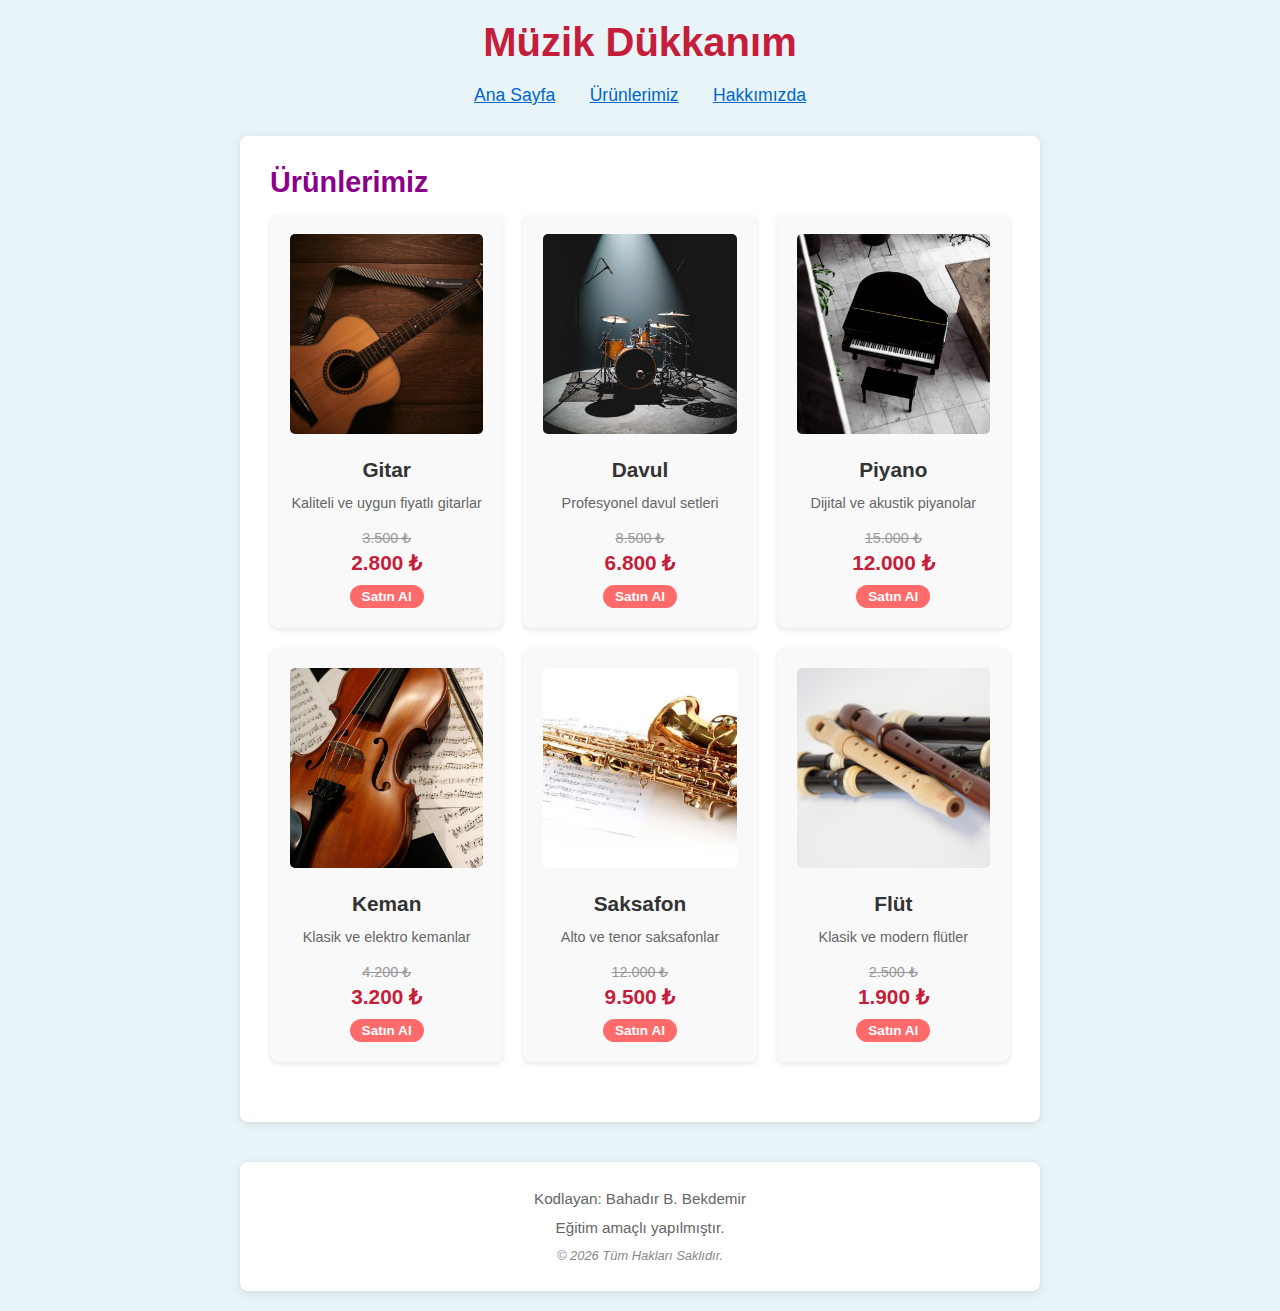
<file: patika.dev_css_odev_1/products.html>
<!DOCTYPE html>
<html lang="tr">
<head>
    <!-- Meta etiketleri ve sayfa başlığı -->
    <meta charset="UTF-8">
    <meta name="viewport" content="width=device-width, initial-scale=1.0">
    <title>Müzik Dükkanım - Ürünlerimiz</title>
    <!-- CSS dosyası bağlantısı -->
    <link rel="stylesheet" href="style.css">
</head>
<body>
    <!-- Sayfa başlığı ve navigasyon menüsü -->
    <header>
        <h1>Müzik Dükkanım</h1>
        <nav>
            <a href="index.html">Ana Sayfa</a>
            <a href="products.html">Ürünlerimiz</a>
            <a href="about-us.html">Hakkımızda</a>
        </nav>
    </header>
    
    <!-- Ana içerik bölümü -->
    <main>
        <section>
            <h2>Ürünlerimiz</h2>
            <!-- Ürün listesi container'ı -->
            <div class="product-list">
                <!-- Gitar ürünü -->
                <div class="product-item">
                    <img src="images/gitar.jpg" alt="Gitar">
                    <h3>Gitar</h3>
                    <p>Kaliteli ve uygun fiyatlı gitarlar</p>
                    <div class="price">
                        <span class="old-price">3.500 ₺</span>
                        <span class="new-price">2.800 ₺</span>
                        <span class="discount">Satın Al</span>
                    </div>
                </div>
                <!-- Davul ürünü -->
                <div class="product-item">
                    <img src="images/davul.jpg" alt="Davul">
                    <h3>Davul</h3>
                    <p>Profesyonel davul setleri</p>
                    <div class="price">
                        <span class="old-price">8.500 ₺</span>
                        <span class="new-price">6.800 ₺</span>
                        <span class="discount">Satın Al</span>
                    </div>
                </div>
                <!-- Piyano ürünü -->
                <div class="product-item">
                    <img src="images/piyano.jpg" alt="Piyano">
                    <h3>Piyano</h3>
                    <p>Dijital ve akustik piyanolar</p>
                    <div class="price">
                        <span class="old-price">15.000 ₺</span>
                        <span class="new-price">12.000 ₺</span>
                        <span class="discount">Satın Al</span>
                    </div>
                </div>
                <!-- Keman ürünü -->
                <div class="product-item">
                    <img src="images/keman.jpg" alt="Keman">
                    <h3>Keman</h3>
                    <p>Klasik ve elektro kemanlar</p>
                    <div class="price">
                        <span class="old-price">4.200 ₺</span>
                        <span class="new-price">3.200 ₺</span>
                        <span class="discount">Satın Al</span>
                    </div>
                </div>
                <!-- Saksafon ürünü -->
                <div class="product-item">
                    <img src="images/saksafon.jpg" alt="Saksafon">
                    <h3>Saksafon</h3>
                    <p>Alto ve tenor saksafonlar</p>
                    <div class="price">
                        <span class="old-price">12.000 ₺</span>
                        <span class="new-price">9.500 ₺</span>
                        <span class="discount">Satın Al</span>
                    </div>
                </div>
                <!-- Flüt ürünü -->
                <div class="product-item">
                    <img src="images/flüt.jpg" alt="Flüt">
                    <h3>Flüt</h3>
                    <p>Klasik ve modern flütler</p>
                    <div class="price">
                        <span class="old-price">2.500 ₺</span>
                        <span class="new-price">1.900 ₺</span>
                        <span class="discount">Satın Al</span>
                    </div>
                </div>
            </div>
        </section>
    </main>
    
    <!-- Alt bilgi bölümü -->
    <footer>
        <p>Kodlayan: Bahadır B. Bekdemir</p>
        <p>Eğitim amaçlı yapılmıştır.</p>
        <p>&copy; 2026 Tüm Hakları Saklıdır.</p>
    </footer>
</body>
</html>
</file>
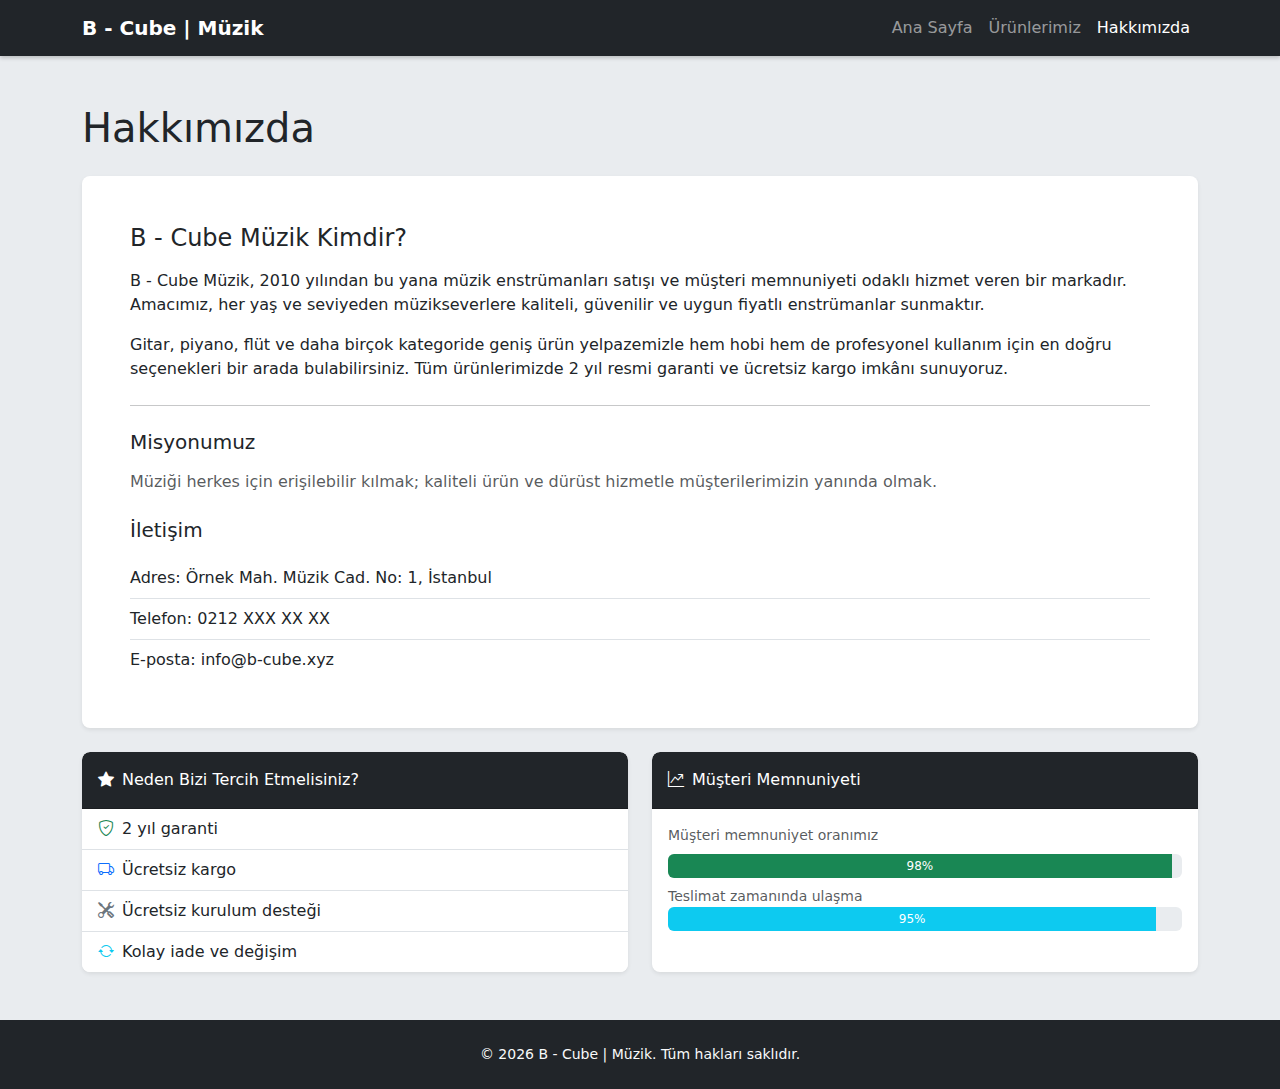
<file: patika.dev/bootstrap/patika.dev_bootstrap_odev_1_muzik_dukkanim/hakkimizda.html>
<!DOCTYPE html>
<html lang="tr">
<head>
  <!-- Meta etiketleri: Sayfa karakter kodlaması ve responsive ayarları -->
  <meta charset="UTF-8">
  <!-- Bootstrap responsive için gerekli viewport ayarı -->
  <meta name="viewport" content="width=device-width, initial-scale=1.0">
  <title>Hakkımızda | B - Cube Müzik</title>
  
  <!-- Bootstrap 5.3.2 CSS kütüphanesi CDN üzerinden yükleniyor -->
  <link href="https://cdn.jsdelivr.net/npm/bootstrap@5.3.2/dist/css/bootstrap.min.css" rel="stylesheet">
  
  <!-- Bootstrap Icons: Bootstrap'in resmi ikon kütüphanesi -->
  <link rel="stylesheet" href="https://cdn.jsdelivr.net/npm/bootstrap-icons@1.11.3/font/bootstrap-icons.min.css">
  
  <!-- Özel CSS stilleri -->
  <style>
    /* Sayfa arka plan rengi */
    body { background-color: #E9ECEF; }
    
    /* Navbar'a gölge efekti */
    .navbar { box-shadow: 0 2px 4px rgba(0,0,0,0.2); }
    
    /* Bootstrap card component'i için özel stiller */
    .card {
      border: none;
      border-radius: 0.5rem;
      overflow: hidden; /* Taşan içeriği gizler */
      background-color: #fff;
    }
    
    /* Card header için özel border-radius - Üst köşeleri yuvarlatır */
    .card-header { border-radius: 0.5rem 0.5rem 0 0 !important; }
  </style>
</head>
<body>
  <!-- ============================================ -->
  <!-- NAVBAR (Navigasyon Menüsü) - Bootstrap Component -->
  <!-- ============================================ -->
  <!-- 
    Bootstrap Navbar Component:
    - navbar-expand-lg: Large ekranlarda yatay menü, küçük ekranlarda hamburger menü
    - navbar-dark: Açık renkli metin (koyu arka planla)
    - bg-dark: Koyu arka plan rengi
  -->
  <nav class="navbar navbar-expand-lg navbar-dark bg-dark">
    <div class="container">
      <a class="navbar-brand fw-bold" href="index.html">B - Cube | Müzik</a>
      <!-- Hamburger menü butonu - Mobil cihazlarda görünür -->
      <button class="navbar-toggler" type="button" data-bs-toggle="collapse" data-bs-target="#navbarNav" aria-controls="navbarNav" aria-expanded="false" aria-label="Menü">
        <span class="navbar-toggler-icon"></span>
      </button>
      <div class="collapse navbar-collapse" id="navbarNav">
        <ul class="navbar-nav ms-auto">
          <li class="nav-item">
            <a class="nav-link" href="index.html">Ana Sayfa</a>
          </li>
          <li class="nav-item">
            <a class="nav-link" href="urunlerimiz.html">Ürünlerimiz</a>
          </li>
          <!-- active: Bu sayfa aktif olduğunu gösterir -->
          <li class="nav-item">
            <a class="nav-link active" href="hakkimizda.html">Hakkımızda</a>
          </li>
        </ul>
      </div>
    </div>
  </nav>

  <!-- ============================================ -->
  <!-- MAIN CONTENT AREA -->
  <!-- ============================================ -->
  <main class="container my-5">
    <!-- Sayfa başlığı -->
    <!-- mb-4: Margin bottom (1.5rem) -->
    <h1 class="mb-4">Hakkımızda</h1>

    <!-- ============================================ -->
    <!-- HAKKIMIZDA İÇERİK KARTI -->
    <!-- ============================================ -->
    <!-- 
      Bootstrap Card Component:
      - card: Temel kart sınıfı
      - shadow-sm: Küçük gölge efekti
      - mb-4: Margin bottom (1.5rem)
    -->
    <div class="card shadow-sm mb-4">
      <!-- card-body: Kart içeriği -->
      <!-- p-4: Padding (1.5rem) - Mobil için -->
      <!-- p-md-5: Medium ekranlarda padding (3rem) - Responsive padding -->
      <div class="card-body p-4 p-md-5">
        <!-- card-title: Kart başlığı için Bootstrap sınıfı -->
        <div class="card-title">
          <!-- h4: Bootstrap heading utility - h2 elementi ama h4 boyutunda -->
          <!-- mb-3: Margin bottom (1rem) -->
          <h2 class="h4 mb-3">B - Cube Müzik Kimdir?</h2>
        </div>
        
        <!-- card-text: Kart metni için Bootstrap sınıfı -->
        <p class="card-text">
          B - Cube Müzik, 2010 yılından bu yana müzik enstrümanları satışı ve müşteri memnuniyeti odaklı hizmet veren bir markadır. Amacımız, her yaş ve seviyeden müzikseverlere kaliteli, güvenilir ve uygun fiyatlı enstrümanlar sunmaktır.
        </p>
        <p class="card-text">
          Gitar, piyano, flüt ve daha birçok kategoride geniş ürün yelpazemizle hem hobi hem de profesyonel kullanım için en doğru seçenekleri bir arada bulabilirsiniz. Tüm ürünlerimizde 2 yıl resmi garanti ve ücretsiz kargo imkânı sunuyoruz.
        </p>
        
        <!-- hr: Yatay çizgi ayırıcı -->
        <!-- my-4: Margin top ve bottom (1.5rem) -->
        <hr class="my-4">
        
        <!-- h5: Bootstrap heading utility - h3 elementi ama h5 boyutunda -->
        <h3 class="h5 mb-3">Misyonumuz</h3>
        <!-- text-muted: Soluk gri renk -->
        <p class="card-text text-muted">
          Müziği herkes için erişilebilir kılmak; kaliteli ürün ve dürüst hizmetle müşterilerimizin yanında olmak.
        </p>
        
        <h3 class="h5 mb-3 mt-4">İletişim</h3>
        
        <!-- ============================================ -->
        <!-- Bootstrap List Group Component -->
        <!-- ============================================ -->
        <!-- 
          list-group: Bootstrap list group component - liste öğeleri için
          list-group-flush: Kenarlıkları kaldırır, kart içinde kullanım için
          mb-0: Margin bottom sıfır
        -->
        <ul class="list-group list-group-flush mb-0">
          <!-- 
            list-group-item: Liste öğesi
            bg-transparent: Şeffaf arka plan
            px-0: Padding left ve right sıfır
          -->
          <li class="list-group-item bg-transparent px-0">Adres: Örnek Mah. Müzik Cad. No: 1, İstanbul</li>
          <li class="list-group-item bg-transparent px-0">Telefon: 0212 XXX XX XX</li>
          <li class="list-group-item bg-transparent px-0">E-posta: info@b-cube.xyz</li>
        </ul>
      </div>
    </div>

    <!-- ============================================ -->
    <!-- EK BİLGİ BÖLÜMÜ - Grid System ile 2 Kart -->
    <!-- ============================================ -->
    <!-- 
      row: Bootstrap grid satırı
      g-4: Gap utility - grid öğeleri arası boşluk (1.5rem)
    -->
    <div class="row g-4">
      <!-- 
        col-md-6: Medium ekranlarda (≥768px) 6/12 genişlik = 2 sütun
        Küçük ekranlarda tam genişlik (12/12)
      -->
      <div class="col-md-6">
        <!-- Bootstrap Card Component -->
        <!-- shadow-sm: Küçük gölge -->
        <!-- h-100: Height 100% - eşit yükseklik için -->
        <div class="card shadow-sm h-100">
          <!-- card-header: Kart başlık alanı -->
          <!-- bg-dark: Koyu arka plan -->
          <!-- text-white: Beyaz metin -->
          <!-- py-3: Padding top ve bottom (1rem) -->
          <!-- Bootstrap Icons: bi-star-fill ikonu -->
          <!-- me-2: Margin end (sağ) - 0.5rem -->
          <div class="card-header bg-dark text-white py-3"><i class="bi bi-star-fill me-2"></i>Neden Bizi Tercih Etmelisiniz?</div>
          
          <!-- list-group-flush: Kenarlıkları kaldırır -->
          <div class="list-group list-group-flush">
            <!-- Bootstrap Icons ile renkli ikonlar -->
            <!-- text-success: Yeşil renk -->
            <!-- text-primary: Mavi renk -->
            <!-- text-secondary: Gri renk -->
            <!-- text-info: Açık mavi renk -->
            <div class="list-group-item"><i class="bi bi-shield-check text-success me-2"></i>2 yıl garanti</div>
            <div class="list-group-item"><i class="bi bi-truck text-primary me-2"></i>Ücretsiz kargo</div>
            <div class="list-group-item"><i class="bi bi-tools text-secondary me-2"></i>Ücretsiz kurulum desteği</div>
            <div class="list-group-item"><i class="bi bi-arrow-repeat text-info me-2"></i>Kolay iade ve değişim</div>
          </div>
        </div>
      </div>
      
      <!-- İkinci kart - Müşteri Memnuniyeti -->
      <div class="col-md-6">
        <div class="card shadow-sm h-100">
          <!-- Bootstrap Icons: bi-graph-up-arrow ikonu -->
          <div class="card-header bg-dark text-white py-3"><i class="bi bi-graph-up-arrow me-2"></i>Müşteri Memnuniyeti</div>
          <div class="card-body">
            <!-- small: Küçük metin boyutu -->
            <!-- text-muted: Soluk gri renk -->
            <!-- mb-2: Margin bottom (0.5rem) -->
            <p class="small text-muted mb-2">Müşteri memnuniyet oranımız</p>
            
            <!-- ============================================ -->
            <!-- Bootstrap Progress Bar Component -->
            <!-- ============================================ -->
            <!-- 
              progress: Bootstrap progress bar component
              mb-2: Margin bottom (0.5rem)
              style="height: 1.5rem": Özel yükseklik ayarı
            -->
            <div class="progress mb-2" style="height: 1.5rem;">
              <!-- 
                progress-bar: Progress bar içindeki doluluk çubuğu
                bg-success: Yeşil arka plan rengi
                role="progressbar": Erişilebilirlik için ARIA rolü
                style="width: 98%": Doluluk yüzdesi
                aria-valuenow: Mevcut değer
                aria-valuemin: Minimum değer
                aria-valuemax: Maksimum değer
              -->
              <div class="progress-bar bg-success" role="progressbar" style="width: 98%;" aria-valuenow="98" aria-valuemin="0" aria-valuemax="100">98%</div>
            </div>
            
            <p class="small text-muted mb-0">Teslimat zamanında ulaşma</p>
            <!-- İkinci progress bar -->
            <!-- bg-info: Açık mavi arka plan rengi -->
            <div class="progress" style="height: 1.5rem;">
              <div class="progress-bar bg-info" role="progressbar" style="width: 95%;" aria-valuenow="95" aria-valuemin="0" aria-valuemax="100">95%</div>
            </div>
          </div>
        </div>
      </div>
    </div>
  </main>

  <!-- ============================================ -->
  <!-- FOOTER -->
  <!-- ============================================ -->
  <!-- 
    bg-dark: Koyu arka plan
    text-light: Açık renkli metin
    py-4: Padding top ve bottom (1.5rem)
    mt-5: Margin top (3rem)
  -->
  <footer class="bg-dark text-light py-4 mt-5">
    <div class="container text-center">
      <p class="mb-0 small">© 2026 B - Cube | Müzik. Tüm hakları saklıdır.</p>
    </div>
  </footer>

</body>
</html>
</file>
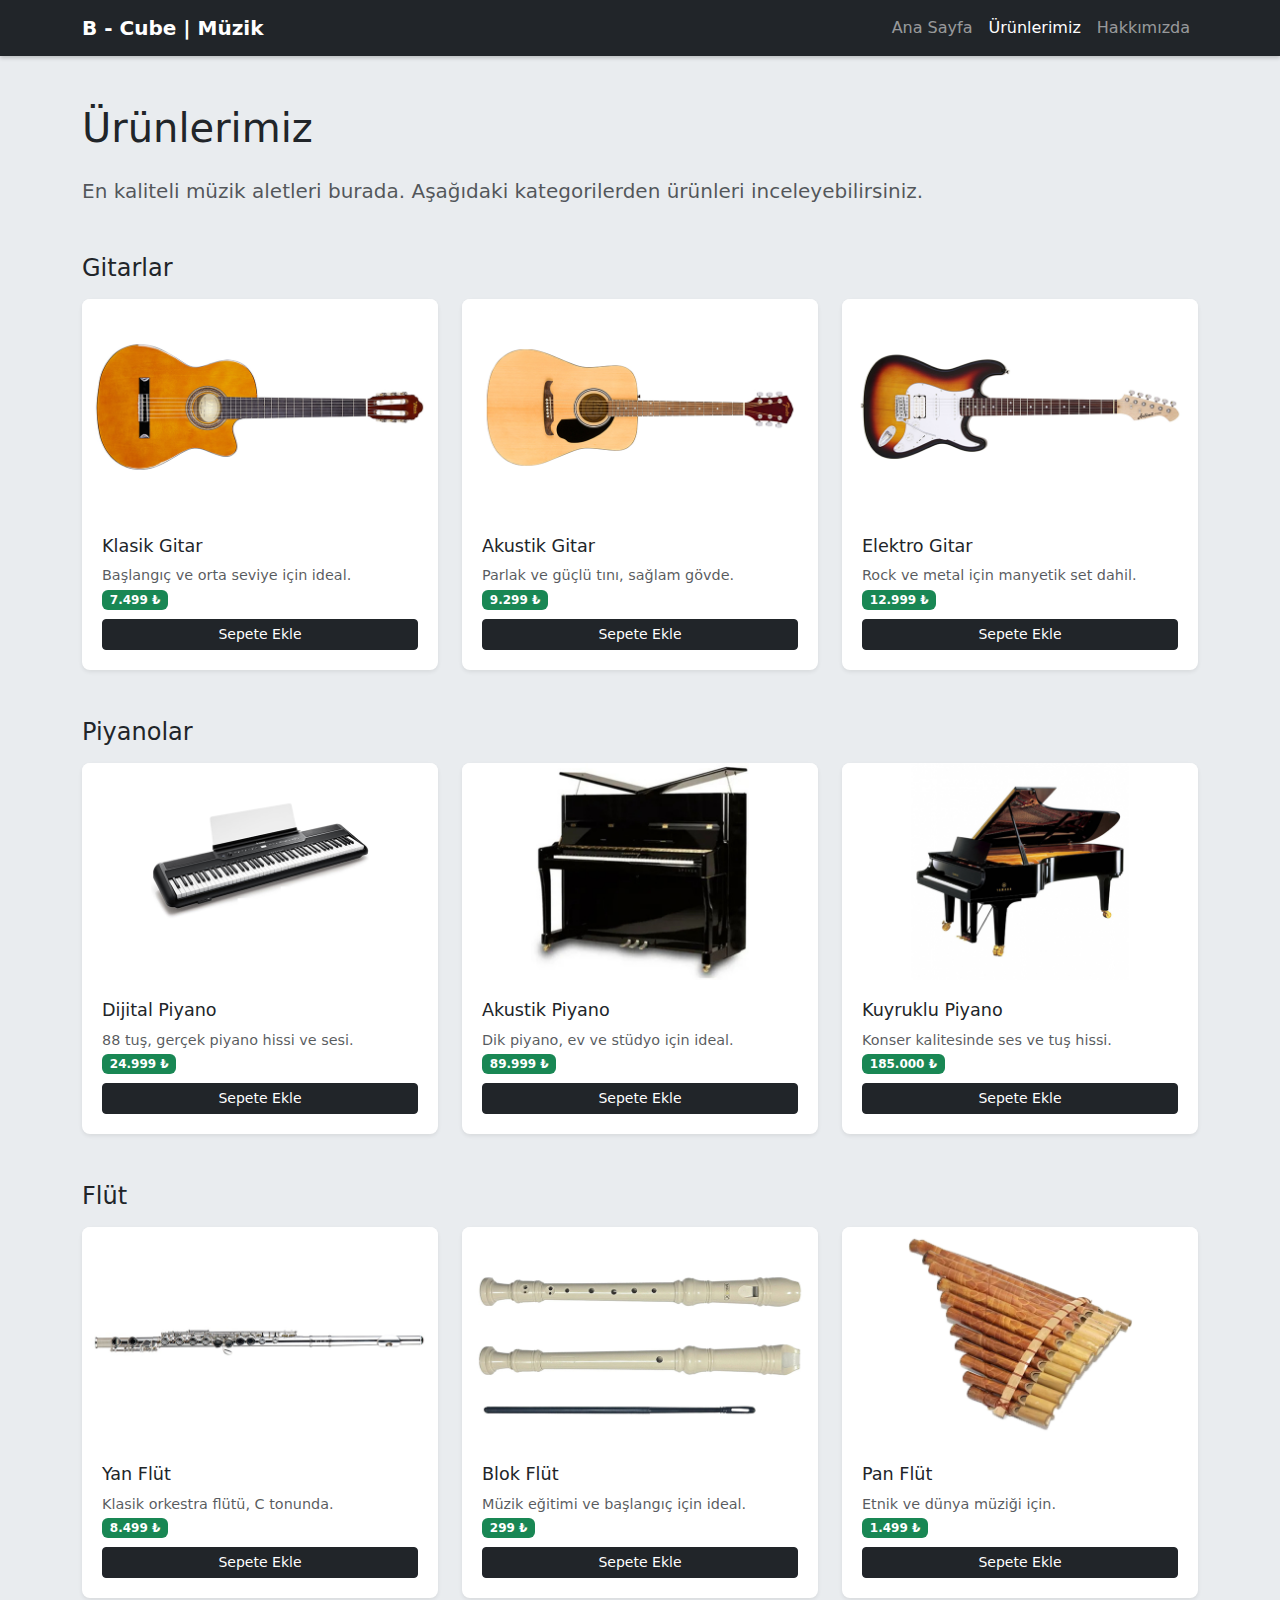
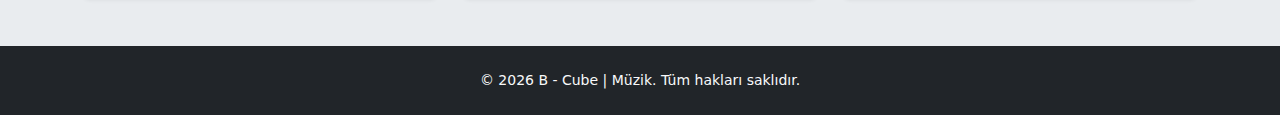
<file: patika.dev/bootstrap/patika.dev_bootstrap_odev_1_muzik_dukkanim/urunlerimiz.html>
<!DOCTYPE html>
<html lang="tr">
<head>
  <!-- Meta etiketleri: Sayfa karakter kodlaması ve responsive ayarları -->
  <meta charset="UTF-8">
  <!-- Bootstrap responsive için gerekli viewport ayarı -->
  <meta name="viewport" content="width=device-width, initial-scale=1.0">
  <title>Ürünlerimiz | B - Cube Müzik</title>
  
  <!-- Bootstrap 5.3.2 CSS kütüphanesi CDN üzerinden yükleniyor -->
  <link href="https://cdn.jsdelivr.net/npm/bootstrap@5.3.2/dist/css/bootstrap.min.css" rel="stylesheet">
  
  <!-- Bootstrap Icons: Bootstrap'in resmi ikon kütüphanesi -->
  <link rel="stylesheet" href="https://cdn.jsdelivr.net/npm/bootstrap-icons@1.11.3/font/bootstrap-icons.min.css">
  
  <!-- Özel CSS stilleri -->
  <style>
    /* Sayfa arka plan rengi */
    body { background-color: #E9ECEF; }
    
    /* Navbar'a gölge efekti */
    .navbar { box-shadow: 0 2px 4px rgba(0,0,0,0.2); }
    
    /* Bootstrap card component'i için özel stiller */
    .card {
      border: none;
      border-radius: 0.5rem;
      overflow: hidden; /* Taşan içeriği gizler */
      background-color: #fff;
      transition: box-shadow 0.2s ease, transform 0.2s ease; /* Hover animasyonu için */
    }
    
    /* Card hover efekti: Gölge artışı ve yukarı kayma */
    .card:hover {
      box-shadow: 0 0.5rem 1rem rgba(0,0,0,0.12) !important;
      transform: translateY(-2px);
    }
    
    /* Ürün kartları için özel stil - Flexbox ile eşit yükseklik */
    /* height: 100% - Kartın tam yüksekliği kullanması için */
    /* display: flex; flex-direction: column - Dikey flexbox düzeni */
    .product-card {
      height: 100%;
      display: flex;
      flex-direction: column;
    }
    
    /* Card body için flexbox ayarları - İçeriği dikey olarak dağıtır */
    /* flex-grow: 1 - Kalan alanı doldurur */
    .product-card .card-body { flex-grow: 1; display: flex; flex-direction: column; padding: 1.25rem; }
    
    /* Card title özel boyutlandırma */
    .product-card .card-title { margin-bottom: 0.5rem; font-size: 1.1rem; }
    
    /* Card text - flex-grow ile alanı doldurur, butonları alta iter */
    .product-card .card-text { flex-grow: 1; font-size: 0.9rem; margin-bottom: 0; }
    
    /* Ürün görselleri için özel stil */
    /* aspect-ratio: 720/440 - Sabit en-boy oranı */
    /* object-fit: cover - Görseli kırpmadan doldurur */
    .product-card .card-img-top {
      width: 100%;
      aspect-ratio: 720 / 440;
      height: auto;
      object-fit: cover;
      object-position: center;
      background: #f0f0f0;
    }
  </style>
</head>
<body>
  <!-- ============================================ -->
  <!-- NAVBAR (Navigasyon Menüsü) - Bootstrap Component -->
  <!-- ============================================ -->
  <!-- 
    Bootstrap Navbar Component:
    - navbar-expand-lg: Large ekranlarda yatay menü, küçük ekranlarda hamburger menü
    - navbar-dark: Açık renkli metin (koyu arka planla)
    - bg-dark: Koyu arka plan rengi
  -->
  <nav class="navbar navbar-expand-lg navbar-dark bg-dark">
    <div class="container">
      <a class="navbar-brand fw-bold" href="index.html">B - Cube | Müzik</a>
      <!-- Hamburger menü butonu - Mobil cihazlarda görünür -->
      <button class="navbar-toggler" type="button" data-bs-toggle="collapse" data-bs-target="#navbarNav" aria-controls="navbarNav" aria-expanded="false" aria-label="Menü">
        <span class="navbar-toggler-icon"></span>
      </button>
      <div class="collapse navbar-collapse" id="navbarNav">
        <ul class="navbar-nav ms-auto">
          <li class="nav-item">
            <a class="nav-link" href="index.html">Ana Sayfa</a>
          </li>
          <!-- active: Bu sayfa aktif olduğunu gösterir -->
          <li class="nav-item">
            <a class="nav-link active" href="urunlerimiz.html">Ürünlerimiz</a>
          </li>
          <li class="nav-item">
            <a class="nav-link" href="hakkimizda.html">Hakkımızda</a>
          </li>
        </ul>
      </div>
    </div>
  </nav>

  <!-- ============================================ -->
  <!-- MAIN CONTENT AREA -->
  <!-- ============================================ -->
  <main class="container my-5">
    <!-- Sayfa başlığı -->
    <!-- mb-4: Margin bottom (1.5rem) -->
    <h1 class="mb-4">Ürünlerimiz</h1>
    
    <!-- Açıklama metni -->
    <!-- lead: Bootstrap typography - vurgulu paragraf -->
    <!-- text-muted: Soluk gri renk -->
    <!-- mb-5: Margin bottom (3rem) -->
    <p class="lead text-muted mb-5">En kaliteli müzik aletleri burada. Aşağıdaki kategorilerden ürünleri inceleyebilirsiniz.</p>

    <!-- ============================================ -->
    <!-- GİTARLAR KATEGORİSİ -->
    <!-- ============================================ -->
    <!-- 
      h4: Bootstrap heading utility - h2 elementi ama h4 boyutunda
      mt-5: Margin top (3rem) - Üst bölümden boşluk
      mb-3: Margin bottom (1rem)
      id="gitarlar": Sayfa içi link için anchor (index.html'den buraya yönlendirme)
    -->
    <h2 class="h4 mt-5 mb-3" id="gitarlar">Gitarlar</h2>
    
    <!-- Bootstrap Grid System - Responsive sütun yapısı -->
    <!-- 
      row: Bootstrap grid satırı
      row-cols-1: Mobilde 1 sütun (varsayılan)
      row-cols-md-2: Medium ekranlarda (≥768px) 2 sütun
      row-cols-lg-3: Large ekranlarda (≥992px) 3 sütun
      g-4: Gap utility - grid öğeleri arası boşluk (1.5rem)
      mb-5: Margin bottom (3rem)
    -->
    <div class="row row-cols-1 row-cols-md-2 row-cols-lg-3 g-4 mb-5">
      <!-- col: Bootstrap grid sütunu - otomatik genişlik -->
      <div class="col">
        <!-- Bootstrap Card Component -->
        <!-- 
          card: Temel kart sınıfı
          product-card: Özel CSS sınıfı (yukarıda tanımlı) - flexbox ile eşit yükseklik
          shadow-sm: Küçük gölge efekti
          h-100: Height 100% - eşit yükseklik için
        -->
        <div class="card product-card shadow-sm h-100">
          <!-- card-img-top: Bootstrap card görsel sınıfı - kartın üstünde görsel -->
          <img src="images/gitar/klasik-gitar.jpg" class="card-img-top" alt="Klasik Gitar">
          
          <!-- card-body: Kart içeriği -->
          <!-- d-flex flex-column: Flexbox dikey düzen - içeriği dikey dağıtır -->
          <div class="card-body d-flex flex-column">
            <h5 class="card-title">Klasik Gitar</h5>
            <p class="card-text text-muted">Başlangıç ve orta seviye için ideal.</p>
            
            <!-- mt-auto: Margin top auto - flexbox ile butonu alta iter -->
            <!-- mb-2: Margin bottom (0.5rem) -->
            <!-- badge: Bootstrap badge component - küçük etiket -->
            <!-- bg-success: Bootstrap arka plan rengi - yeşil -->
            <p class="mt-auto mb-2"><span class="badge bg-success">7.499 ₺</span></p>
            
            <!-- btn-dark: Koyu renkli buton -->
            <!-- btn-sm: Küçük boyutlu buton -->
            <a href="#" class="btn btn-dark btn-sm">Sepete Ekle</a>
          </div>
        </div>
      </div>
      
      <!-- İkinci ürün kartı - Akustik Gitar -->
      <div class="col">
        <div class="card product-card shadow-sm h-100">
          <img src="images/gitar/akustik-gitar.jpg" class="card-img-top" alt="Akustik Gitar">
          <div class="card-body d-flex flex-column">
            <h5 class="card-title">Akustik Gitar</h5>
            <p class="card-text text-muted">Parlak ve güçlü tını, sağlam gövde.</p>
            <p class="mt-auto mb-2"><span class="badge bg-success">9.299 ₺</span></p>
            <a href="#" class="btn btn-dark btn-sm">Sepete Ekle</a>
          </div>
        </div>
      </div>
      
      <!-- Üçüncü ürün kartı - Elektro Gitar -->
      <div class="col">
        <div class="card product-card shadow-sm h-100">
          <img src="images/gitar/elektro-gitar.jpg" class="card-img-top" alt="Elektro Gitar">
          <div class="card-body d-flex flex-column">
            <h5 class="card-title">Elektro Gitar</h5>
            <p class="card-text text-muted">Rock ve metal için manyetik set dahil.</p>
            <p class="mt-auto mb-2"><span class="badge bg-success">12.999 ₺</span></p>
            <a href="#" class="btn btn-dark btn-sm">Sepete Ekle</a>
          </div>
        </div>
      </div>
    </div>

    <!-- ============================================ -->
    <!-- PİYANOLAR KATEGORİSİ -->
    <!-- ============================================ -->
    <h2 class="h4 mt-5 mb-3" id="piyanolar">Piyanolar</h2>
    <!-- Aynı grid yapısı - 3 ürün kartı -->
    <div class="row row-cols-1 row-cols-md-2 row-cols-lg-3 g-4 mb-5">
      <div class="col">
        <div class="card product-card shadow-sm h-100">
          <img src="images/piyano/dijital-piyano.jpg" class="card-img-top" alt="Dijital Piyano">
          <div class="card-body d-flex flex-column">
            <h5 class="card-title">Dijital Piyano</h5>
            <p class="card-text text-muted">88 tuş, gerçek piyano hissi ve sesi.</p>
            <p class="mt-auto mb-2"><span class="badge bg-success">24.999 ₺</span></p>
            <a href="#" class="btn btn-dark btn-sm">Sepete Ekle</a>
          </div>
        </div>
      </div>
      <div class="col">
        <div class="card product-card shadow-sm h-100">
          <img src="images/piyano/akustik-piyano.jpg" class="card-img-top" alt="Akustik Piyano">
          <div class="card-body d-flex flex-column">
            <h5 class="card-title">Akustik Piyano</h5>
            <p class="card-text text-muted">Dik piyano, ev ve stüdyo için ideal.</p>
            <p class="mt-auto mb-2"><span class="badge bg-success">89.999 ₺</span></p>
            <a href="#" class="btn btn-dark btn-sm">Sepete Ekle</a>
          </div>
        </div>
      </div>
      <div class="col">
        <div class="card product-card shadow-sm h-100">
          <img src="images/piyano/kuyruklu-piyano.jpg" class="card-img-top" alt="Kuyruklu Piyano">
          <div class="card-body d-flex flex-column">
            <h5 class="card-title">Kuyruklu Piyano</h5>
            <p class="card-text text-muted">Konser kalitesinde ses ve tuş hissi.</p>
            <p class="mt-auto mb-2"><span class="badge bg-success">185.000 ₺</span></p>
            <a href="#" class="btn btn-dark btn-sm">Sepete Ekle</a>
          </div>
        </div>
      </div>
    </div>

    <!-- ============================================ -->
    <!-- FLÜT KATEGORİSİ -->
    <!-- ============================================ -->
    <h2 class="h4 mt-5 mb-3" id="flut">Flüt</h2>
    <!-- Aynı grid yapısı - 3 ürün kartı -->
    <div class="row row-cols-1 row-cols-md-2 row-cols-lg-3 g-4 mb-5">
      <div class="col">
        <div class="card product-card shadow-sm h-100">
          <img src="images/flut/yan-flut.jpg" class="card-img-top" alt="Yan Flüt">
          <div class="card-body d-flex flex-column">
            <h5 class="card-title">Yan Flüt</h5>
            <p class="card-text text-muted">Klasik orkestra flütü, C tonunda.</p>
            <p class="mt-auto mb-2"><span class="badge bg-success">8.499 ₺</span></p>
            <a href="#" class="btn btn-dark btn-sm">Sepete Ekle</a>
          </div>
        </div>
      </div>
      <div class="col">
        <div class="card product-card shadow-sm h-100">
          <img src="images/flut/blok-flut.jpg" class="card-img-top" alt="Blok Flüt">
          <div class="card-body d-flex flex-column">
            <h5 class="card-title">Blok Flüt</h5>
            <p class="card-text text-muted">Müzik eğitimi ve başlangıç için ideal.</p>
            <p class="mt-auto mb-2"><span class="badge bg-success">299 ₺</span></p>
            <a href="#" class="btn btn-dark btn-sm">Sepete Ekle</a>
          </div>
        </div>
      </div>
      <div class="col">
        <div class="card product-card shadow-sm h-100">
          <img src="images/flut/pan-flut.jpg" class="card-img-top" alt="Pan Flüt">
          <div class="card-body d-flex flex-column">
            <h5 class="card-title">Pan Flüt</h5>
            <p class="card-text text-muted">Etnik ve dünya müziği için.</p>
            <p class="mt-auto mb-2"><span class="badge bg-success">1.499 ₺</span></p>
            <a href="#" class="btn btn-dark btn-sm">Sepete Ekle</a>
          </div>
        </div>
      </div>
    </div>
  </main>

  <!-- ============================================ -->
  <!-- FOOTER -->
  <!-- ============================================ -->
  <!-- 
    bg-dark: Koyu arka plan
    text-light: Açık renkli metin
    py-4: Padding top ve bottom (1.5rem)
    mt-5: Margin top (3rem)
  -->
  <footer class="bg-dark text-light py-4 mt-5">
    <div class="container text-center">
      <p class="mb-0 small">© 2026 B - Cube | Müzik. Tüm hakları saklıdır.</p>
    </div>
  </footer>

</body>
</html>
</file>
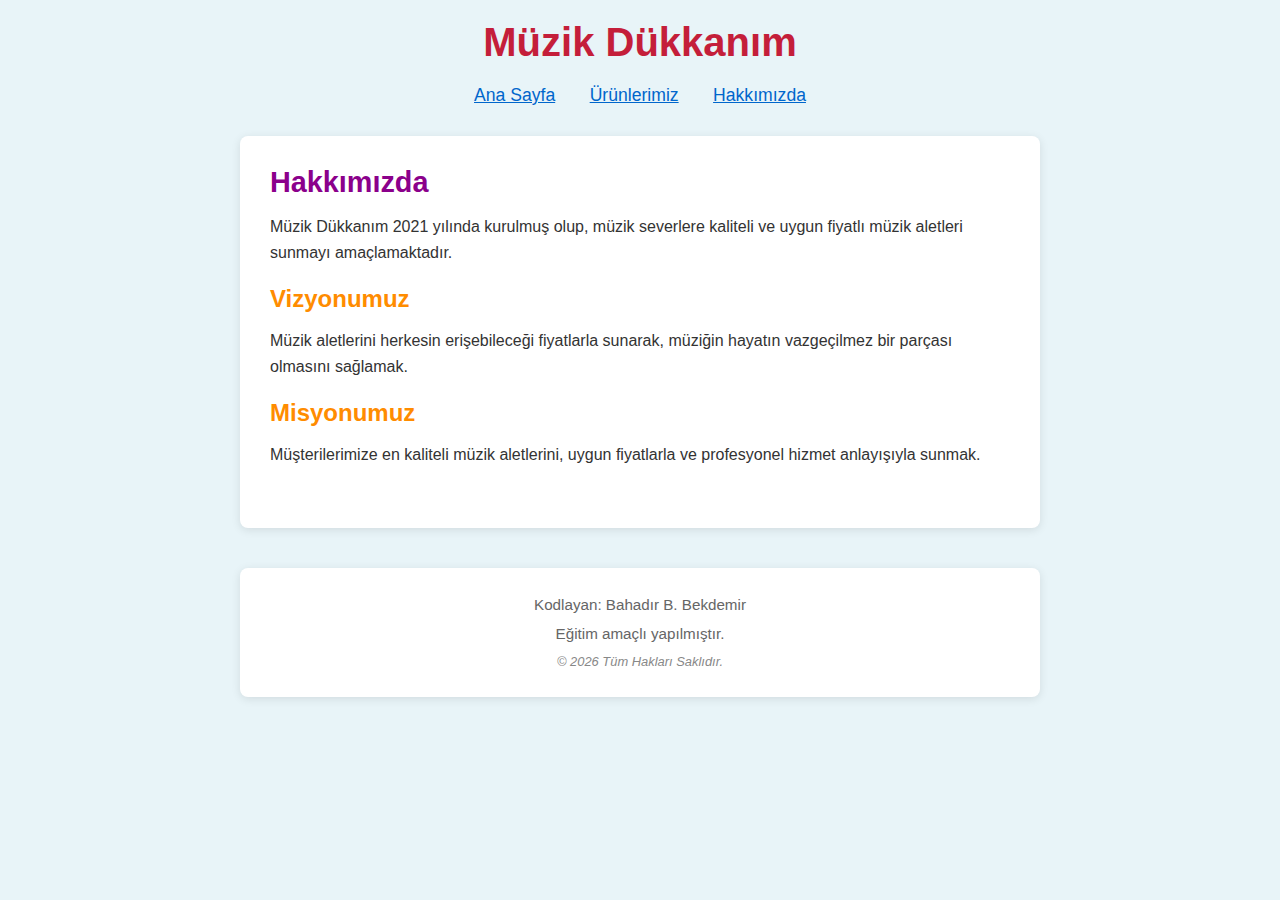
<file: patika.dev/css/patika.dev_css_odev_1_muzik_dukkanim/about-us.html>
<!DOCTYPE html>
<html lang="tr">
<head>
    <!-- Meta etiketleri ve sayfa başlığı -->
    <meta charset="UTF-8">
    <meta name="viewport" content="width=device-width, initial-scale=1.0">
    <title>Müzik Dükkanım - Hakkımızda</title>
    <!-- CSS dosyası bağlantısı -->
    <link rel="stylesheet" href="style.css">
</head>
<body>
    <!-- Sayfa başlığı ve navigasyon menüsü -->
    <header>
        <h1>Müzik Dükkanım</h1>
        <nav>
            <a href="index.html">Ana Sayfa</a>
            <a href="products.html">Ürünlerimiz</a>
            <a href="about-us.html">Hakkımızda</a>
        </nav>
    </header>
    
    <!-- Ana içerik bölümü -->
    <main>
        <section>
            <!-- Hakkımızda bilgisi -->
            <h2>Hakkımızda</h2>
            <p>
                Müzik Dükkanım 2021 yılında kurulmuş olup, müzik severlere kaliteli ve uygun fiyatlı 
                müzik aletleri sunmayı amaçlamaktadır.
            </p>
            <!-- Vizyon bölümü -->
            <h3>Vizyonumuz</h3>
            <p>
                Müzik aletlerini herkesin erişebileceği fiyatlarla sunarak, müziğin hayatın 
                vazgeçilmez bir parçası olmasını sağlamak.
            </p>
            <!-- Misyon bölümü -->
            <h3>Misyonumuz</h3>
            <p>
                Müşterilerimize en kaliteli müzik aletlerini, uygun fiyatlarla ve profesyonel 
                hizmet anlayışıyla sunmak.
            </p>
        </section>
    </main>
    
    <!-- Alt bilgi bölümü -->
    <footer>
        <p>Kodlayan: Bahadır B. Bekdemir</p>
        <p>Eğitim amaçlı yapılmıştır.</p>
        <p>&copy; 2026 Tüm Hakları Saklıdır.</p>
    </footer>
</body>
</html>
</file>
<file: patika.dev_css_odev_3_google_anasayfa/css/style.css>
/* ============================================
   GENEL STİLLER
   ============================================ */

/* Body stilleri - margin ve padding sıfırlama */
body {
  margin: 0;
  padding: 0;
  font-family: arial, sans-serif;
  font-size: 14px;
  color: #202124;
  min-height: 100vh;
  display: flex;
  flex-direction: column;
}

/* ============================================
   ÜST NAVİGASYON (HEADER)
   ============================================ */

/* Üst navigasyon container */
.top-nav {
  display: flex;
  justify-content: space-between; /* Sol ve sağ arasında boşluk */
  align-items: center;
  padding: 6px;
  padding-left: 14px;
  padding-right: 14px;
  font-size: 13px;
}

/* Sol taraf navigasyon */
.nav-left {
  display: flex;
  align-items: center;
  gap: 15px; /* Elemanlar arası boşluk */
}

/* Sağ taraf navigasyon */
.nav-right {
  display: flex;
  align-items: center;
  gap: 15px; /* Elemanlar arası boşluk */
}

/* Navigasyon linkleri */
.nav-link {
  color: rgba(0, 0, 0, 0.87);
  text-decoration: none;
  padding: 5px;
  line-height: 24px;
  transition: text-decoration 0.2s ease;
}

.nav-link:hover {
  text-decoration: underline;
}

/* Apps ikonu */
.apps-link {
  padding: 8px;
  display: flex;
  align-items: center;
  justify-content: center;
  transition: background-color 0.2s ease, border-radius 0.2s ease;
}

.apps-icon {
  width: 20px;
  height: 20px;
  fill: #5f6368;
  opacity: 1;
}

.apps-link:hover {
  background-color: rgba(60, 64, 67, 0.08);
  border-radius: 50%;
  text-decoration: none;
}

/* Sign in butonu */
.sign-in-btn {
  background-color: #1a73e8;
  color: white;
  padding: 9px 23px;
  border-radius: 4px;
  text-decoration: none;
  font-weight: 500;
  font-size: 14px;
  border: 1px solid transparent;
  line-height: 16px;
  transition: background-color 0.2s ease, box-shadow 0.2s ease;
}

.sign-in-btn:hover {
  background-color: #1765cc;
  box-shadow: 0 1px 2px 0 rgba(66, 133, 244, 0.3), 0 1px 3px 1px rgba(66, 133, 244, 0.15);
  text-decoration: none;
}

/* ============================================
   ANA İÇERİK
   ============================================ */

/* Ana içerik container */
.main-content {
  flex: 1;
  display: flex;
  flex-direction: column;
  align-items: center;
  justify-content: center;
  padding-top: 89px;
  padding-bottom: 290px;
}

/* Logo container */
.logo-container {
  margin-bottom: 30px;
}

/* Google logosu */
.google-logo {
  width: 272px;
  height: 92px;
  object-fit: contain;
}

/* ============================================
   ARAMA KUTUSU
   ============================================ */

/* Arama container */
.search-container {
  width: 100%;
  max-width: 584px;
  margin: 0 auto;
  position: relative;
}

/* Arama kutusu */
.search-box {
  display: flex;
  align-items: center;
  border: 1px solid #dfe1e5;
  border-radius: 24px;
  height: 44px;
  margin: 0 auto;
  width: auto;
  max-width: 584px;
  background: #fff;
  box-shadow: none;
  transition: box-shadow 0.2s ease, border-color 0.2s ease;
}

/* Arama kutusuna hover efekti */
.search-box:hover {
  box-shadow: 0 2px 5px 1px rgba(64, 60, 67, 0.16);
  border-color: rgba(223, 225, 229, 0);
}

/* Arama kutusuna focus efekti */
.search-box:focus-within {
  box-shadow: 0 2px 5px 1px rgba(64, 60, 67, 0.16);
  border-color: rgba(223, 225, 229, 0);
}

/* Arama ikonu wrapper */
.search-icon-wrapper {
  display: flex;
  align-items: center;
  padding-left: 14px;
  padding-right: 13px;
  height: 20px;
  width: 20px;
}

/* Arama ikonu */
.search-icon {
  width: 20px;
  height: 20px;
  fill: #9aa0a6;
  display: block;
}

/* Arama input alanı */
.search-input {
  flex: 1;
  border: none;
  outline: none;
  font-size: 16px;
  color: rgba(0, 0, 0, 0.87);
  font-family: arial, sans-serif;
  line-height: 34px;
  height: 34px;
  padding: 0;
  margin: 0;
  width: 480px;
  background: transparent;
}

/* Sesle arama ikonu wrapper */
.voice-icon-wrapper {
  display: flex;
  align-items: center;
  padding-left: 13px;
  padding-right: 14px;
  height: 20px;
  width: 20px;
  cursor: pointer;
}

/* Sesle arama ikonu */
.voice-icon {
  width: 24px;
  height: 24px;
  cursor: pointer;
}

/* ============================================
   ARAMA BUTONLARI
   ============================================ */

/* Buton container */
.button-container {
  padding-top: 18px;
  display: flex;
  justify-content: center;
  gap: 11px;
}

/* Arama butonu */
.search-btn,
.lucky-btn {
  background-color: #f8f9fa;
  border: 1px solid #f8f9fa;
  border-radius: 4px;
  color: #3c4043;
  font-family: arial, sans-serif;
  font-size: 14px;
  margin: 11px 4px;
  padding: 0 16px;
  line-height: 27px;
  height: 36px;
  min-width: 54px;
  text-align: center;
  cursor: pointer;
  user-select: none;
  transition: box-shadow 0.2s ease, background-color 0.2s ease, border-color 0.2s ease, color 0.2s ease;
}

/* Butonlara hover efekti */
.search-btn:hover,
.lucky-btn:hover {
  box-shadow: 0 1px 1px rgba(0, 0, 0, 0.1);
  background-color: #f8f9fa;
  border: 1px solid #dadce0;
  color: #202124;
}

/* Butonlara focus efekti */
.search-btn:focus,
.lucky-btn:focus {
  border: 1px solid #4285f4;
  outline: none;
}

/* ============================================
   FOOTER
   ============================================ */

/* Footer container */
.footer {
  background: #f2f2f2;
  border-top: 1px solid #dadce0;
  position: fixed;
  bottom: 0;
  width: 100%;
  font-size: 14px;
}

/* Footer içerik */
.footer-content {
  display: flex;
  justify-content: space-between;
  padding: 0 20px;
  flex-wrap: wrap;
}

/* Footer sol taraf */
.footer-left {
  display: flex;
  flex-wrap: wrap;
  justify-content: flex-start;
}

/* Footer sağ taraf */
.footer-right {
  display: flex;
  flex-wrap: wrap;
  justify-content: flex-end;
}

/* Footer linkleri */
.footer-link {
  color: #70757a;
  text-decoration: none;
  padding: 15px;
  display: block;
  white-space: nowrap;
  transition: text-decoration 0.2s ease;
}

/* Footer linklerine hover efekti */
.footer-link:hover {
  text-decoration: underline;
}

/* ============================================
   RESPONSIVE TASARIM
   ============================================ */

/* Küçük ekranlar için */
@media (max-width: 600px) {
  .google-logo {
    width: 200px;
    height: auto;
  }
  
  .search-container {
    max-width: 90%;
  }
  
  .search-input {
    width: 100%;
  }
  
  .footer-content {
    flex-direction: column;
    align-items: center;
  }
  
  .footer-left,
  .footer-right {
    justify-content: center;
  }
}
</file>
<file: patika.dev_css_odev_1/style.css>
/* Genel CSS Reset - Tüm margin ve padding değerlerini sıfırlar */
* {
    margin: 0;
    padding: 0;
    box-sizing: border-box;
}

/* Body - Sayfa arka planı ve genel ayarlar */
body {
    font-family: Arial, sans-serif;
    background-color: #e8f4f8;
    min-height: 100vh;
    padding: 20px;
}

/* Header - Sayfa başlığı bölümü */
header {
    text-align: center;
    margin-bottom: 30px;
}

/* Ana başlık stili */
header h1 {
    color: #c41e3a;
    font-size: 2.5em;
    font-weight: bold;
    margin-bottom: 20px;
}

/* Navigasyon menüsü */
nav {
    margin-top: 20px;
}

/* Navigasyon linkleri */
nav a {
    color: #0066cc;
    text-decoration: underline;
    margin: 0 15px;
    font-size: 1.1em;
}

/* Navigasyon link hover efekti */
nav a:hover {
    color: #004499;
}

/* Ana içerik bölümü */
main {
    max-width: 800px;
    margin: 0 auto;
    background-color: white;
    padding: 30px;
    border-radius: 8px;
    box-shadow: 0 2px 10px rgba(0, 0, 0, 0.1);
}

/* Section - İçerik bölümleri */
section {
    margin-bottom: 30px;
}

/* H2 başlık stili */
h2 {
    color: #8b008b;
    font-size: 1.8em;
    font-weight: bold;
    margin-bottom: 15px;
}

/* H3 başlık stili */
h3 {
    color: #ff8c00;
    font-size: 1.5em;
    font-weight: bold;
    margin: 20px 0 15px 0;
}

/* Paragraf stili */
p {
    color: #333;
    line-height: 1.6;
    margin-bottom: 15px;
}

/* Ana içerik linkleri */
main a {
    color: #0066cc;
    text-decoration: underline;
}

/* Ana içerik link hover efekti */
main a:hover {
    color: #004499;
}

/* Liste stili */
ul {
    list-style-position: inside;
    color: #333;
    line-height: 1.8;
}

/* Liste öğeleri */
ul li {
    margin-bottom: 8px;
}

/* Ürün listesi container */
.product-list {
    display: flex;
    flex-wrap: wrap;
    gap: 20px;
    justify-content: center;
}

/* Ürün kartı stili */
.product-item {
    text-align: center;
    background-color: #f9f9f9;
    padding: 20px;
    border-radius: 8px;
    box-shadow: 0 2px 5px rgba(0, 0, 0, 0.1);
    flex: 1 1 200px;
    max-width: 250px;
}

/* Ürün görselleri */
.product-item img {
    width: 100%;
    height: 200px;
    object-fit: cover;
    border-radius: 5px;
    margin-bottom: 10px;
}

/* Ürün başlıkları */
.product-item h3 {
    color: #333;
    margin: 10px 0;
    font-size: 1.3em;
}

/* Ürün açıklamaları */
.product-item p {
    color: #666;
    font-size: 0.9em;
}

/* Fiyat bölümü */
.price {
    margin-top: 15px;
    display: flex;
    flex-direction: column;
    align-items: center;
    gap: 5px;
}

/* Eski fiyat (üstü çizili) */
.old-price {
    color: #999;
    text-decoration: line-through;
    font-size: 0.9em;
}

/* Yeni fiyat (indirimli) */
.new-price {
    color: #c41e3a;
    font-size: 1.3em;
    font-weight: bold;
}

/* Satın Al butonu */
.discount {
    background-color: #ff6b6b;
    color: white;
    padding: 4px 12px;
    border-radius: 12px;
    font-size: 0.85em;
    font-weight: bold;
    margin-top: 5px;
}

/* Footer - Alt bilgi bölümü */
footer {
    text-align: center;
    margin: 40px auto 0;
    max-width: 800px;
    padding: 25px 30px;
    background-color: white;
    color: #333;
    border-radius: 8px;
    box-shadow: 0 2px 10px rgba(0, 0, 0, 0.1);
    font-size: 0.95em;
}

/* Footer paragrafları */
footer p {
    margin: 5px 0;
    color: #666;
}

/* Footer ilk paragraf */
footer p:first-child {
    margin-top: 0;
}

/* Footer son paragraf (telif hakkı) */
footer p:last-child {
    margin-bottom: 0;
    font-size: 0.85em;
    color: #888;
    font-style: italic;
}
</file>
<file: patika.dev_css_odev_2_google_1998/index.css>
/* ============================================
   CSS RESET VE GENEL AYARLAR
   ============================================ */

/* Tüm elementler için margin ve padding sıfırlama */
* {
    margin: 0;
    padding: 0;
    box-sizing: border-box;
}

/* Body ayarları: font ailesi, arka plan rengi ve minimum yükseklik */
body {
    font-family: 'Times New Roman', Times, serif;
    background-color: #FFFFFF;
    min-height: 100vh;
    margin: 0;
}

/* ============================================
   TABLO VE LAYOUT AYARLARI
   ============================================ */

/* Ana tablo: ortalanmış, 90% genişlik, satırlar arası 2px boşluk */
table {
    margin: 0 auto;
    margin-top: 0;
    border-collapse: separate;
    border-spacing: 0 2px;
    width: 90%;
}

/* Tablo hücreleri: padding ve dikey hizalama */
td {
    padding: 15px;
    vertical-align: top;
}

/* Center etiketi: block element olarak ortalanmış içerik */
center {
    display: block;
    text-align: center;
}

/* İlk center elementi: margin ayarları */
center:first-of-type {
    margin-bottom: 0;
}

/* İlk center'dan sonraki center: üst margin sıfırlama */
center:first-of-type + center {
    margin-top: 0;
}

/* İlk center: tam genişlik ve ortalanmış */
center:first-of-type {
    margin-left: auto;
    margin-right: auto;
    width: 100%;
}

/* Logo görseli: ortalanmış ve block element */
center:first-of-type img {
    margin: 0 auto;
    margin-bottom: 0;
    display: block;
}

/* Küçük font boyutu: font size="-1" için 12px */
font[size="-1"] {
    font-size: 12px;
}

/* ============================================
   TABLO HÜCRELERİNE ÖZEL STİLLER
   ============================================ */

/* Arama bölümü: açık gri arka plan (#EEEEEE) */
td[bgcolor="#EEEEEE"] {
    padding: 10px 20px;
    text-align: center;
    border-bottom: 2px solid #FFFFFF;
}

/* Arama bölümü içindeki center: negatif margin ile hizalama */
td[bgcolor="#EEEEEE"] center {
    margin-top: -10px;
}

/* Bilgi sütunları: üç farklı teal tonu için ortak padding */
td[bgcolor="#7EE5DA"],  /* Sol sütun: açık teal */
td[bgcolor="#70CCC2"],  /* Orta sütun: orta teal */
td[bgcolor="#62B3AA"] { /* Sağ sütun: koyu teal */
    padding: 15px;
    text-align: center;
}

/* Orta sütun: sol tarafta beyaz border (sütun ayırıcı) */
td[bgcolor="#70CCC2"] {
    border-left: 2px solid #FFFFFF;
}

/* Sağ sütun: sol tarafta beyaz border (sütun ayırıcı) */
td[bgcolor="#62B3AA"] {
    border-left: 2px solid #FFFFFF;
}

/* Sağ sütun: sağa hizalı metin */
td[bgcolor="#62B3AA"] {
    text-align: right;
}

/* Sağ sütun içindeki center: ortalanmış içerik */
td[bgcolor="#62B3AA"] center {
    text-align: center;
}

/* ============================================
   LİNKLER
   ============================================ */

/* Link stilleri: mavi renk, altı çizili, 13px font */
a {
    color: #0000ee;
    text-decoration: underline;
    font-size: 13px;
    cursor: pointer;
    font-family: 'Times New Roman', Times, serif;
    font-weight: normal;
}

/* Link hover efekti: mor renk */
a:hover {
    color: #551a8b;
}

/* ============================================
   FORM ELEMENTLERİ
   ============================================ */

/* Metin giriş alanları: padding, border ve font ayarları */
input[type="text"] {
    padding: 5px;
    border: 1px solid #999;
    font-size: 14px;
    font-family: 'Times New Roman', Times, serif;
    font-weight: normal;
}

/* Gönder butonları: gri arka plan, border ve padding */
input[type="submit"] {
    background-color: #e0e0e0;
    border: 1px solid #999;
    padding: 5px 15px;
    font-size: 12px;
    cursor: pointer;
    color: #000;
    font-family: 'Times New Roman', Times, serif;
    font-weight: normal;
}

/* Gönder butonu hover efekti: daha koyu gri arka plan */
input[type="submit"]:hover {
    background-color: #d0d0d0;
}

/* ============================================
   WAYBACK MACHINE CSS
   Wayback Machine arşiv görünümü için gerekli stiller
   ============================================ */

/* CSS değişkenleri: toolbar yüksekliği */
:root {
  --wm-toolbar-height: 65px;
}
/* Wayback Machine toolbar temel yapısı */
#wm-ipp-base {
  height:65px; /* JS kodu başarısız olursa başlangıç yüksekliği */
  padding:0;
  margin:0;
  border:none;
  background:none transparent;
}
#wm-ipp {
  z-index: 2147483647;
}
#wm-ipp, #wm-ipp * {
  font-family:Lucida Grande, Helvetica, Arial, sans-serif;
  font-size:12px;
  line-height:1.2;
  letter-spacing:0;
  width:auto;
  height:auto;
  max-width:none;
  max-height:none;
  min-width:0 !important;
  min-height:0;
  outline:none;
  float:none;
  text-align:left;
  border:none;
  color: #000;
  text-indent: 0;
  position: initial;
  background: none;
}
#wm-ipp div, #wm-ipp canvas {
  display: block;
}
#wm-ipp div, #wm-ipp tr, #wm-ipp td, #wm-ipp a, #wm-ipp form {
  padding:0;
  margin:0;
  border:none;
  border-radius:0;
  background-color:transparent;
  background-image:none;
  /*z-index:2147483640;*/
  height:auto;
}
#wm-ipp table {
  border:none;
  border-collapse:collapse;
  margin:0;
  padding:0;
  width:auto;
  font-size:inherit;
}
#wm-ipp form input {
  padding:1px !important;
  height:auto;
  display:inline;
  margin:0;
  color: #000;
  background: none #fff;
  border: 1px solid #666;
}
#wm-ipp form input[type=submit] {
  padding:0 8px !important;
  margin:1px 0 1px 5px !important;
  width:auto !important;
  border: 1px solid #000 !important;
  background: #fff !important;
  color: #000 !important;
}
#wm-ipp form input[type=submit]:hover {
  background: #eee !important;
  cursor: pointer !important;
}
#wm-ipp form input[type=submit]:active {
  transform: translateY(1px);
}
#wm-ipp a {
  display: inline;
}    
#wm-ipp a:hover{
  text-decoration:underline;
}
#wm-ipp a.wm-btn:hover {
  text-decoration:none;
  color:#ff0 !important;
}
#wm-ipp a.wm-btn:hover span {
  color:#ff0 !important;
}
#wm-ipp #wm-ipp-inside {
  margin: 0 6px;
  border:5px solid #000;
  border-top:none;
  background-color:rgba(255,255,255,0.9);
  -moz-box-shadow:1px 1px 4px #333;
  -webkit-box-shadow:1px 1px 4px #333;
  box-shadow:1px 1px 4px #333;
  border-radius:0 0 8px 8px;
}
/* Wayback Machine logo: seçiciler öncelik için kasıtlı olarak detaylı */
#wm-ipp #wm-logo {
  padding:0 10px;
  vertical-align:middle;
  min-width:100px;
  flex: 0 0 100px;
}
#wm-ipp .c {
  padding-left: 4px;
}
#wm-ipp .c .u {
    margin-top: 4px !important;
}
#wm-ipp .n {
  padding:0 0 0 5px !important;
  vertical-align: bottom;
}
#wm-ipp .n a {
  text-decoration:none;
  color:#33f;
  font-weight:bold;
}
#wm-ipp .n .b {
  padding:0 6px 0 0 !important;
  text-align:right !important;
  overflow:visible;
  white-space:nowrap;
  color:#99a;
  vertical-align:middle;
}
#wm-ipp .n .y .b {
  padding:0 6px 2px 0 !important;
}
#wm-ipp .n .c {
  background:#000;
  color:#ff0;
  font-weight:bold;
  padding:0 !important;
  text-align:center;
}
#wm-ipp .n .d span.ta {
  display:inline-block;
  width: 0;
  height: 0;
  border-color: transparent #99a;
  border-style: solid;
}
#wm-ipp .n .d .b span.ta {
  border-width: 8px 14px 8px 0;
}
#wm-ipp .n .d .f span.ta {
  border-width: 8px 0 8px 14px;
}
#wm-ipp .n .d a span.ta {
  border-color: transparent #33f;
}
#wm-ipp .n .d a span.ta:hover {
  border-color: transparent #77f;
}
#wm-ipp.hi .n td.c {
  color:#ec008c;
}
#wm-ipp .n td.f {
  padding:0 0 0 6px !important;
  text-align:left !important;
  overflow:visible;
  white-space:nowrap;
  color:#99a;
  vertical-align:middle;
}
#wm-ipp .n tr.m td {
  text-transform:uppercase;
  white-space:nowrap;
  padding:2px 0;
}
#wm-ipp .c .s {
  padding:0 5px 0 0 !important;
  vertical-align:bottom;
}
#wm-ipp #wm-nav-captures {
  white-space: nowrap;
}
#wm-ipp .c .s a.t {
  color:#33f;
  font-weight:bold;
  line-height: 1.8;
}
#wm-ipp .c .s div.r {
  color: #666;
  font-size:9px;
  white-space:nowrap;
}
#wm-ipp .c .k {
  padding-bottom:1px;
}
#wm-ipp .c .s {
  padding:0 5px 2px 0 !important;
}
#wm-ipp td#displayMonthEl {
  padding: 2px 0 !important;
}
#wm-ipp td#displayYearEl {
  padding: 0 0 2px 0 !important;
}

div#wm-ipp-sparkline {
  position:relative;/* for positioning markers */
  white-space:nowrap;
  background-color:#fff;
  cursor:pointer;
  line-height:0.9;
}
#sparklineImgId, #wm-sparkline-canvas {
  position:relative;
  z-index:9012;
  max-width:none;
}
#wm-ipp-sparkline div.yt {
  position:absolute;
  z-index:9010 !important;
  background-color:#ff0 !important;
  top: 0;
}
#wm-ipp-sparkline div.mt {
  position:absolute;
  z-index:9013 !important;
  background-color:#ec008c !important;
  top: 0;
}  
#wm-ipp .r {
    margin-left: 4px;
}
#wm-ipp .r a {
  color:#33f;
  border:none;
  position:relative;
  background-color:transparent;
  background-repeat:no-repeat !important;
  background-position:100% 100% !important;
  text-decoration: none;
}
#wm-ipp #wm-capinfo {
  /* prevents notice div background from sticking into round corners of
     #wm-ipp-inside */
  border-radius: 0 0 4px 4px;
}
#wm-ipp #wm-capinfo .c-logo {
  display:block;
  float:left;
  margin-right:3px;
  width:90px;
  min-height:90px;
  max-height: 290px;
  border-radius:45px;
  overflow:hidden;
  background-position:50%;
  background-size:auto 90px;
  box-shadow: 0 0 2px 2px rgba(208,208,208,128) inset;
}
#wm-ipp #wm-capinfo .c-logo span {
  display:inline-block;
}
#wm-ipp #wm-capinfo .c-logo img {
  height:90px;
  position:relative;
  left:-50%;
}
#wm-ipp #wm-capinfo .wm-title {
  font-size:130%;
}
#wm-ipp #wm-capinfo a.wm-selector {
  display:inline-block;
  color: #aaa;
  text-decoration:none !important;
  padding: 2px 8px;
}
#wm-ipp #wm-capinfo a.wm-selector.selected {
  background-color:#666;
}
#wm-ipp #wm-capinfo a.wm-selector:hover {
  color: #fff;
}
#wm-ipp #wm-capinfo.notice-only #wm-capinfo-collected-by,
#wm-ipp #wm-capinfo.notice-only #wm-capinfo-timestamps {
    display: none;
}
#wm-ipp #wm-capinfo #wm-capinfo-notice .wm-capinfo-content {
    background-color:#ff0;
    padding:5px;
    font-size:14px;
    text-align:center;
}
#wm-ipp #wm-capinfo #wm-capinfo-notice .wm-capinfo-content * {
    font-size:14px;
    text-align:center;
}
#wm-ipp #wm-expand {
  right: 1px;
  bottom: -1px;
  color: #ffffff;
  background-color: #666 !important;
  padding:0 5px 0 3px !important;
  border-radius: 3px 3px 0 0 !important;
}
#wm-ipp #wm-expand span {
  color: #ffffff;
}
#wm-ipp #wm-expand #wm-expand-icon {
  display: inline-block;
  transition: transform 0.5s;
  transform-origin: 50% 45%;
}
#wm-ipp #wm-expand.wm-open #wm-expand-icon {
  transform: rotate(180deg);
}
#wm-ipp #wmtb {
  text-align:right;
}
#wm-ipp #wmtb #wmtbURL {
  width: calc(100% - 45px);
}
#wm-ipp #wm-graph-anchor {
  border-right:1px solid #ccc;
}
/* Zaman tutarlılığı: Wayback Machine highlight efektleri */
html.wb-highlight {
  box-shadow: inset 0 0 0 3px #a50e3a !important;
}    
.wb-highlight {
  outline: 3px solid #a50e3a !important;
}
#wm-ipp-print {
  display:none !important;
}
/* ============================================
   MEDIA QUERIES - RESPONSIVE AYARLAR
   ============================================ */

/* Yazdırma için: toolbar gizle, yazdırma versiyonunu göster */
@media print {
#wm-ipp-base {
  display:none !important;
}
#wm-ipp-print {
  display:block !important;
  white-space: nowrap;
  overflow: hidden;
  text-overflow: ellipsis;
}
}
/* Mobil cihazlar için: küçük ekranlarda bazı elementleri gizle */
@media (max-width:414px) {
    #wm-ipp .xxs {
	display:none !important;
    }
}
/* Büyük ekranlar: grafik anchor'u göster */
@media (min-width:1055px) {
#wm-ipp #wm-graph-anchor {
  display:block !important;
}
}
/* Orta ekranlar: grafik anchor'u gizle */
@media (max-width:1054px) {
#wm-ipp #wm-graph-anchor {
  display:none !important;
}
}
/* Küçük ekranlar: logo'yu gizle */
@media (max-width:1163px) {
#wm-logo {
    display:none !important;
}
}

#wm-btns {
    white-space: nowrap;
    margin-top: -2px;
}

#wm-btns #wm-save-snapshot-open {
  margin-right: 7px;
  top: -6px;
}

/* Giriş butonu: yuvarlak border ile stil */
#wm-btns #wm-sign-in {
  box-sizing: content-box;
  display: none;
  margin-right: 7px;
  top: -8px;

  /* Giriş butonu etrafında yuvarlak border */
  border: 2px #000 solid;
  border-radius: 14px;
  padding-right: 2px;
  padding-bottom: 2px;
  width: 11px;
  height: 11px;
}

#wm-btns #wm-sign-in>.iconochive-person {
  font-size: 12.5px;
}

#wm-save-snapshot-open > .iconochive-web {
  color:#000;
  font-size:160%;
}

#wm-ipp #wm-share {
  display: flex;
  align-items: flex-end;
  justify-content: space-between;
}

#wm-share > #wm-screenshot {
  display: inline-block;
  margin-right: 3px;
  visibility: hidden;
}

#wm-screenshot > .iconochive-image {
  color:#000;
  font-size:160%;
}

#wm-share > #wm-video {
  display: inline-block;
  margin-right: 3px;
  visibility: hidden;
}

#wm-video > .iconochive-movies {
  color: #000;
  display: inline-block;
  font-size: 150%;
  margin-bottom: 2px;
}

#wm-btns #wm-save-snapshot-in-progress {
  display: none;
  font-size:160%;
  opacity: 0.5;
  position: relative;
  margin-right: 7px;
  top: -5px;
}

#wm-btns #wm-save-snapshot-success {
  display: none;
  color: green;
  position: relative;
  top: -7px;
}

#wm-btns #wm-save-snapshot-fail {
  display: none;
  color: red;
  position: relative;
  top: -7px;
}

.wm-icon-screen-shot {
  background: url("../images/web-screenshot.svg") no-repeat !important;
  background-size: contain !important;
  width: 22px !important;
  height: 19px !important;

  display: inline-block;
}
/* Wayback Machine bağış kutusu: yükseklik ayarı için transition devre dışı */
#donato {
    /* Geçiş efekti yükseklik ayarını basitleştirmek için devre dışı */
    /*transition: height 0.5s;*/
    height: 0;
    margin: 0;
    padding: 0;
    border-bottom: 1px solid #999 !important;
}
body.wm-modal {
    height: auto !important;
    overflow: hidden !important;
}
#donato #donato-base {
    width: 100%;
    height: 100%;
    /*bottom: 0;*/
    margin: 0;
    padding: 0;
    position: absolute;
    z-index: 2147483639;
}
body.wm-modal #donato #donato-base {
    position: fixed;
    top: 0;
    left: 0;
    right: 0;
    bottom: 0;
    z-index: 2147483640;
}

.wb-autocomplete-suggestions {
    font-family: Lucida Grande, Helvetica, Arial, sans-serif;
    font-size: 12px;
    text-align: left;
    cursor: default;
    border: 1px solid #ccc;
    border-top: 0;
    background: #fff;
    box-shadow: -1px 1px 3px rgba(0,0,0,.1);
    position: absolute;
    display: none;
    z-index: 2147483647;
    max-height: 254px;
    overflow: hidden;
    overflow-y: auto;
    box-sizing: border-box;
}
.wb-autocomplete-suggestion {
    position: relative;
    padding: 0 .6em;
    line-height: 23px;
    white-space: nowrap;
    overflow: hidden;
    text-overflow: ellipsis;
    font-size: 1.02em;
    color: #333;
}
.wb-autocomplete-suggestion b {
    font-weight: bold;
}
.wb-autocomplete-suggestion.selected {
    background: #f0f0f0;
}
</file>
<file: patika.dev/css/patika.dev_css_odev_1_muzik_dukkanim/style.css>
/* Genel CSS Reset - Tüm margin ve padding değerlerini sıfırlar */
* {
    margin: 0;
    padding: 0;
    box-sizing: border-box;
}

/* Body - Sayfa arka planı ve genel ayarlar */
body {
    font-family: Arial, sans-serif;
    background-color: #e8f4f8;
    min-height: 100vh;
    padding: 20px;
}

/* Header - Sayfa başlığı bölümü */
header {
    text-align: center;
    margin-bottom: 30px;
}

/* Ana başlık stili */
header h1 {
    color: #c41e3a;
    font-size: 2.5em;
    font-weight: bold;
    margin-bottom: 20px;
}

/* Navigasyon menüsü */
nav {
    margin-top: 20px;
}

/* Navigasyon linkleri */
nav a {
    color: #0066cc;
    text-decoration: underline;
    margin: 0 15px;
    font-size: 1.1em;
}

/* Navigasyon link hover efekti */
nav a:hover {
    color: #004499;
}

/* Ana içerik bölümü */
main {
    max-width: 800px;
    margin: 0 auto;
    background-color: white;
    padding: 30px;
    border-radius: 8px;
    box-shadow: 0 2px 10px rgba(0, 0, 0, 0.1);
}

/* Section - İçerik bölümleri */
section {
    margin-bottom: 30px;
}

/* H2 başlık stili */
h2 {
    color: #8b008b;
    font-size: 1.8em;
    font-weight: bold;
    margin-bottom: 15px;
}

/* H3 başlık stili */
h3 {
    color: #ff8c00;
    font-size: 1.5em;
    font-weight: bold;
    margin: 20px 0 15px 0;
}

/* Paragraf stili */
p {
    color: #333;
    line-height: 1.6;
    margin-bottom: 15px;
}

/* Ana içerik linkleri */
main a {
    color: #0066cc;
    text-decoration: underline;
}

/* Ana içerik link hover efekti */
main a:hover {
    color: #004499;
}

/* Liste stili */
ul {
    list-style-position: inside;
    color: #333;
    line-height: 1.8;
}

/* Liste öğeleri */
ul li {
    margin-bottom: 8px;
}

/* Ürün listesi container */
.product-list {
    display: flex;
    flex-wrap: wrap;
    gap: 20px;
    justify-content: center;
}

/* Ürün kartı stili */
.product-item {
    text-align: center;
    background-color: #f9f9f9;
    padding: 20px;
    border-radius: 8px;
    box-shadow: 0 2px 5px rgba(0, 0, 0, 0.1);
    flex: 1 1 200px;
    max-width: 250px;
}

/* Ürün görselleri */
.product-item img {
    width: 100%;
    height: 200px;
    object-fit: cover;
    border-radius: 5px;
    margin-bottom: 10px;
}

/* Ürün başlıkları */
.product-item h3 {
    color: #333;
    margin: 10px 0;
    font-size: 1.3em;
}

/* Ürün açıklamaları */
.product-item p {
    color: #666;
    font-size: 0.9em;
}

/* Fiyat bölümü */
.price {
    margin-top: 15px;
    display: flex;
    flex-direction: column;
    align-items: center;
    gap: 5px;
}

/* Eski fiyat (üstü çizili) */
.old-price {
    color: #999;
    text-decoration: line-through;
    font-size: 0.9em;
}

/* Yeni fiyat (indirimli) */
.new-price {
    color: #c41e3a;
    font-size: 1.3em;
    font-weight: bold;
}

/* Satın Al butonu */
.discount {
    background-color: #ff6b6b;
    color: white;
    padding: 4px 12px;
    border-radius: 12px;
    font-size: 0.85em;
    font-weight: bold;
    margin-top: 5px;
}

/* Footer - Alt bilgi bölümü */
footer {
    text-align: center;
    margin: 40px auto 0;
    max-width: 800px;
    padding: 25px 30px;
    background-color: white;
    color: #333;
    border-radius: 8px;
    box-shadow: 0 2px 10px rgba(0, 0, 0, 0.1);
    font-size: 0.95em;
}

/* Footer paragrafları */
footer p {
    margin: 5px 0;
    color: #666;
}

/* Footer ilk paragraf */
footer p:first-child {
    margin-top: 0;
}

/* Footer son paragraf (telif hakkı) */
footer p:last-child {
    margin-bottom: 0;
    font-size: 0.85em;
    color: #888;
    font-style: italic;
}
</file>
<file: patika.dev/css/patika.dev_css_odev_2_google_1998/index.css>
/* ============================================
   CSS RESET VE GENEL AYARLAR
   ============================================ */

/* Tüm elementler için margin ve padding sıfırlama */
* {
    margin: 0;
    padding: 0;
    box-sizing: border-box;
}

/* Body ayarları: font ailesi, arka plan rengi ve minimum yükseklik */
body {
    font-family: 'Times New Roman', Times, serif;
    background-color: #FFFFFF;
    min-height: 100vh;
    margin: 0;
}

/* ============================================
   TABLO VE LAYOUT AYARLARI
   ============================================ */

/* Ana tablo: ortalanmış, 90% genişlik, satırlar arası 2px boşluk */
table {
    margin: 0 auto;
    margin-top: 0;
    border-collapse: separate;
    border-spacing: 0 2px;
    width: 90%;
}

/* Tablo hücreleri: padding ve dikey hizalama */
td {
    padding: 15px;
    vertical-align: top;
}

/* Center etiketi: block element olarak ortalanmış içerik */
center {
    display: block;
    text-align: center;
}

/* İlk center elementi: margin ayarları */
center:first-of-type {
    margin-bottom: 0;
}

/* İlk center'dan sonraki center: üst margin sıfırlama */
center:first-of-type + center {
    margin-top: 0;
}

/* İlk center: tam genişlik ve ortalanmış */
center:first-of-type {
    margin-left: auto;
    margin-right: auto;
    width: 100%;
}

/* Logo görseli: ortalanmış ve block element */
center:first-of-type img {
    margin: 0 auto;
    margin-bottom: 0;
    display: block;
}

/* Küçük font boyutu: font size="-1" için 12px */
font[size="-1"] {
    font-size: 12px;
}

/* ============================================
   TABLO HÜCRELERİNE ÖZEL STİLLER
   ============================================ */

/* Arama bölümü: açık gri arka plan (#EEEEEE) */
td[bgcolor="#EEEEEE"] {
    padding: 10px 20px;
    text-align: center;
    border-bottom: 2px solid #FFFFFF;
}

/* Arama bölümü içindeki center: negatif margin ile hizalama */
td[bgcolor="#EEEEEE"] center {
    margin-top: -10px;
}

/* Bilgi sütunları: üç farklı teal tonu için ortak padding */
td[bgcolor="#7EE5DA"],  /* Sol sütun: açık teal */
td[bgcolor="#70CCC2"],  /* Orta sütun: orta teal */
td[bgcolor="#62B3AA"] { /* Sağ sütun: koyu teal */
    padding: 15px;
    text-align: center;
}

/* Orta sütun: sol tarafta beyaz border (sütun ayırıcı) */
td[bgcolor="#70CCC2"] {
    border-left: 2px solid #FFFFFF;
}

/* Sağ sütun: sol tarafta beyaz border (sütun ayırıcı) */
td[bgcolor="#62B3AA"] {
    border-left: 2px solid #FFFFFF;
}

/* Sağ sütun: sağa hizalı metin */
td[bgcolor="#62B3AA"] {
    text-align: right;
}

/* Sağ sütun içindeki center: ortalanmış içerik */
td[bgcolor="#62B3AA"] center {
    text-align: center;
}

/* ============================================
   LİNKLER
   ============================================ */

/* Link stilleri: mavi renk, altı çizili, 13px font */
a {
    color: #0000ee;
    text-decoration: underline;
    font-size: 13px;
    cursor: pointer;
    font-family: 'Times New Roman', Times, serif;
    font-weight: normal;
}

/* Link hover efekti: mor renk */
a:hover {
    color: #551a8b;
}

/* ============================================
   FORM ELEMENTLERİ
   ============================================ */

/* Metin giriş alanları: padding, border ve font ayarları */
input[type="text"] {
    padding: 5px;
    border: 1px solid #999;
    font-size: 14px;
    font-family: 'Times New Roman', Times, serif;
    font-weight: normal;
}

/* Gönder butonları: gri arka plan, border ve padding */
input[type="submit"] {
    background-color: #e0e0e0;
    border: 1px solid #999;
    padding: 5px 15px;
    font-size: 12px;
    cursor: pointer;
    color: #000;
    font-family: 'Times New Roman', Times, serif;
    font-weight: normal;
}

/* Gönder butonu hover efekti: daha koyu gri arka plan */
input[type="submit"]:hover {
    background-color: #d0d0d0;
}

/* ============================================
   WAYBACK MACHINE CSS
   Wayback Machine arşiv görünümü için gerekli stiller
   ============================================ */

/* CSS değişkenleri: toolbar yüksekliği */
:root {
  --wm-toolbar-height: 65px;
}
/* Wayback Machine toolbar temel yapısı */
#wm-ipp-base {
  height:65px; /* JS kodu başarısız olursa başlangıç yüksekliği */
  padding:0;
  margin:0;
  border:none;
  background:none transparent;
}
#wm-ipp {
  z-index: 2147483647;
}
#wm-ipp, #wm-ipp * {
  font-family:Lucida Grande, Helvetica, Arial, sans-serif;
  font-size:12px;
  line-height:1.2;
  letter-spacing:0;
  width:auto;
  height:auto;
  max-width:none;
  max-height:none;
  min-width:0 !important;
  min-height:0;
  outline:none;
  float:none;
  text-align:left;
  border:none;
  color: #000;
  text-indent: 0;
  position: initial;
  background: none;
}
#wm-ipp div, #wm-ipp canvas {
  display: block;
}
#wm-ipp div, #wm-ipp tr, #wm-ipp td, #wm-ipp a, #wm-ipp form {
  padding:0;
  margin:0;
  border:none;
  border-radius:0;
  background-color:transparent;
  background-image:none;
  /*z-index:2147483640;*/
  height:auto;
}
#wm-ipp table {
  border:none;
  border-collapse:collapse;
  margin:0;
  padding:0;
  width:auto;
  font-size:inherit;
}
#wm-ipp form input {
  padding:1px !important;
  height:auto;
  display:inline;
  margin:0;
  color: #000;
  background: none #fff;
  border: 1px solid #666;
}
#wm-ipp form input[type=submit] {
  padding:0 8px !important;
  margin:1px 0 1px 5px !important;
  width:auto !important;
  border: 1px solid #000 !important;
  background: #fff !important;
  color: #000 !important;
}
#wm-ipp form input[type=submit]:hover {
  background: #eee !important;
  cursor: pointer !important;
}
#wm-ipp form input[type=submit]:active {
  transform: translateY(1px);
}
#wm-ipp a {
  display: inline;
}    
#wm-ipp a:hover{
  text-decoration:underline;
}
#wm-ipp a.wm-btn:hover {
  text-decoration:none;
  color:#ff0 !important;
}
#wm-ipp a.wm-btn:hover span {
  color:#ff0 !important;
}
#wm-ipp #wm-ipp-inside {
  margin: 0 6px;
  border:5px solid #000;
  border-top:none;
  background-color:rgba(255,255,255,0.9);
  -moz-box-shadow:1px 1px 4px #333;
  -webkit-box-shadow:1px 1px 4px #333;
  box-shadow:1px 1px 4px #333;
  border-radius:0 0 8px 8px;
}
/* Wayback Machine logo: seçiciler öncelik için kasıtlı olarak detaylı */
#wm-ipp #wm-logo {
  padding:0 10px;
  vertical-align:middle;
  min-width:100px;
  flex: 0 0 100px;
}
#wm-ipp .c {
  padding-left: 4px;
}
#wm-ipp .c .u {
    margin-top: 4px !important;
}
#wm-ipp .n {
  padding:0 0 0 5px !important;
  vertical-align: bottom;
}
#wm-ipp .n a {
  text-decoration:none;
  color:#33f;
  font-weight:bold;
}
#wm-ipp .n .b {
  padding:0 6px 0 0 !important;
  text-align:right !important;
  overflow:visible;
  white-space:nowrap;
  color:#99a;
  vertical-align:middle;
}
#wm-ipp .n .y .b {
  padding:0 6px 2px 0 !important;
}
#wm-ipp .n .c {
  background:#000;
  color:#ff0;
  font-weight:bold;
  padding:0 !important;
  text-align:center;
}
#wm-ipp .n .d span.ta {
  display:inline-block;
  width: 0;
  height: 0;
  border-color: transparent #99a;
  border-style: solid;
}
#wm-ipp .n .d .b span.ta {
  border-width: 8px 14px 8px 0;
}
#wm-ipp .n .d .f span.ta {
  border-width: 8px 0 8px 14px;
}
#wm-ipp .n .d a span.ta {
  border-color: transparent #33f;
}
#wm-ipp .n .d a span.ta:hover {
  border-color: transparent #77f;
}
#wm-ipp.hi .n td.c {
  color:#ec008c;
}
#wm-ipp .n td.f {
  padding:0 0 0 6px !important;
  text-align:left !important;
  overflow:visible;
  white-space:nowrap;
  color:#99a;
  vertical-align:middle;
}
#wm-ipp .n tr.m td {
  text-transform:uppercase;
  white-space:nowrap;
  padding:2px 0;
}
#wm-ipp .c .s {
  padding:0 5px 0 0 !important;
  vertical-align:bottom;
}
#wm-ipp #wm-nav-captures {
  white-space: nowrap;
}
#wm-ipp .c .s a.t {
  color:#33f;
  font-weight:bold;
  line-height: 1.8;
}
#wm-ipp .c .s div.r {
  color: #666;
  font-size:9px;
  white-space:nowrap;
}
#wm-ipp .c .k {
  padding-bottom:1px;
}
#wm-ipp .c .s {
  padding:0 5px 2px 0 !important;
}
#wm-ipp td#displayMonthEl {
  padding: 2px 0 !important;
}
#wm-ipp td#displayYearEl {
  padding: 0 0 2px 0 !important;
}

div#wm-ipp-sparkline {
  position:relative;/* for positioning markers */
  white-space:nowrap;
  background-color:#fff;
  cursor:pointer;
  line-height:0.9;
}
#sparklineImgId, #wm-sparkline-canvas {
  position:relative;
  z-index:9012;
  max-width:none;
}
#wm-ipp-sparkline div.yt {
  position:absolute;
  z-index:9010 !important;
  background-color:#ff0 !important;
  top: 0;
}
#wm-ipp-sparkline div.mt {
  position:absolute;
  z-index:9013 !important;
  background-color:#ec008c !important;
  top: 0;
}  
#wm-ipp .r {
    margin-left: 4px;
}
#wm-ipp .r a {
  color:#33f;
  border:none;
  position:relative;
  background-color:transparent;
  background-repeat:no-repeat !important;
  background-position:100% 100% !important;
  text-decoration: none;
}
#wm-ipp #wm-capinfo {
  /* prevents notice div background from sticking into round corners of
     #wm-ipp-inside */
  border-radius: 0 0 4px 4px;
}
#wm-ipp #wm-capinfo .c-logo {
  display:block;
  float:left;
  margin-right:3px;
  width:90px;
  min-height:90px;
  max-height: 290px;
  border-radius:45px;
  overflow:hidden;
  background-position:50%;
  background-size:auto 90px;
  box-shadow: 0 0 2px 2px rgba(208,208,208,128) inset;
}
#wm-ipp #wm-capinfo .c-logo span {
  display:inline-block;
}
#wm-ipp #wm-capinfo .c-logo img {
  height:90px;
  position:relative;
  left:-50%;
}
#wm-ipp #wm-capinfo .wm-title {
  font-size:130%;
}
#wm-ipp #wm-capinfo a.wm-selector {
  display:inline-block;
  color: #aaa;
  text-decoration:none !important;
  padding: 2px 8px;
}
#wm-ipp #wm-capinfo a.wm-selector.selected {
  background-color:#666;
}
#wm-ipp #wm-capinfo a.wm-selector:hover {
  color: #fff;
}
#wm-ipp #wm-capinfo.notice-only #wm-capinfo-collected-by,
#wm-ipp #wm-capinfo.notice-only #wm-capinfo-timestamps {
    display: none;
}
#wm-ipp #wm-capinfo #wm-capinfo-notice .wm-capinfo-content {
    background-color:#ff0;
    padding:5px;
    font-size:14px;
    text-align:center;
}
#wm-ipp #wm-capinfo #wm-capinfo-notice .wm-capinfo-content * {
    font-size:14px;
    text-align:center;
}
#wm-ipp #wm-expand {
  right: 1px;
  bottom: -1px;
  color: #ffffff;
  background-color: #666 !important;
  padding:0 5px 0 3px !important;
  border-radius: 3px 3px 0 0 !important;
}
#wm-ipp #wm-expand span {
  color: #ffffff;
}
#wm-ipp #wm-expand #wm-expand-icon {
  display: inline-block;
  transition: transform 0.5s;
  transform-origin: 50% 45%;
}
#wm-ipp #wm-expand.wm-open #wm-expand-icon {
  transform: rotate(180deg);
}
#wm-ipp #wmtb {
  text-align:right;
}
#wm-ipp #wmtb #wmtbURL {
  width: calc(100% - 45px);
}
#wm-ipp #wm-graph-anchor {
  border-right:1px solid #ccc;
}
/* Zaman tutarlılığı: Wayback Machine highlight efektleri */
html.wb-highlight {
  box-shadow: inset 0 0 0 3px #a50e3a !important;
}    
.wb-highlight {
  outline: 3px solid #a50e3a !important;
}
#wm-ipp-print {
  display:none !important;
}
/* ============================================
   MEDIA QUERIES - RESPONSIVE AYARLAR
   ============================================ */

/* Yazdırma için: toolbar gizle, yazdırma versiyonunu göster */
@media print {
#wm-ipp-base {
  display:none !important;
}
#wm-ipp-print {
  display:block !important;
  white-space: nowrap;
  overflow: hidden;
  text-overflow: ellipsis;
}
}
/* Mobil cihazlar için: küçük ekranlarda bazı elementleri gizle */
@media (max-width:414px) {
    #wm-ipp .xxs {
	display:none !important;
    }
}
/* Büyük ekranlar: grafik anchor'u göster */
@media (min-width:1055px) {
#wm-ipp #wm-graph-anchor {
  display:block !important;
}
}
/* Orta ekranlar: grafik anchor'u gizle */
@media (max-width:1054px) {
#wm-ipp #wm-graph-anchor {
  display:none !important;
}
}
/* Küçük ekranlar: logo'yu gizle */
@media (max-width:1163px) {
#wm-logo {
    display:none !important;
}
}

#wm-btns {
    white-space: nowrap;
    margin-top: -2px;
}

#wm-btns #wm-save-snapshot-open {
  margin-right: 7px;
  top: -6px;
}

/* Giriş butonu: yuvarlak border ile stil */
#wm-btns #wm-sign-in {
  box-sizing: content-box;
  display: none;
  margin-right: 7px;
  top: -8px;

  /* Giriş butonu etrafında yuvarlak border */
  border: 2px #000 solid;
  border-radius: 14px;
  padding-right: 2px;
  padding-bottom: 2px;
  width: 11px;
  height: 11px;
}

#wm-btns #wm-sign-in>.iconochive-person {
  font-size: 12.5px;
}

#wm-save-snapshot-open > .iconochive-web {
  color:#000;
  font-size:160%;
}

#wm-ipp #wm-share {
  display: flex;
  align-items: flex-end;
  justify-content: space-between;
}

#wm-share > #wm-screenshot {
  display: inline-block;
  margin-right: 3px;
  visibility: hidden;
}

#wm-screenshot > .iconochive-image {
  color:#000;
  font-size:160%;
}

#wm-share > #wm-video {
  display: inline-block;
  margin-right: 3px;
  visibility: hidden;
}

#wm-video > .iconochive-movies {
  color: #000;
  display: inline-block;
  font-size: 150%;
  margin-bottom: 2px;
}

#wm-btns #wm-save-snapshot-in-progress {
  display: none;
  font-size:160%;
  opacity: 0.5;
  position: relative;
  margin-right: 7px;
  top: -5px;
}

#wm-btns #wm-save-snapshot-success {
  display: none;
  color: green;
  position: relative;
  top: -7px;
}

#wm-btns #wm-save-snapshot-fail {
  display: none;
  color: red;
  position: relative;
  top: -7px;
}

.wm-icon-screen-shot {
  background: url("../images/web-screenshot.svg") no-repeat !important;
  background-size: contain !important;
  width: 22px !important;
  height: 19px !important;

  display: inline-block;
}
/* Wayback Machine bağış kutusu: yükseklik ayarı için transition devre dışı */
#donato {
    /* Geçiş efekti yükseklik ayarını basitleştirmek için devre dışı */
    /*transition: height 0.5s;*/
    height: 0;
    margin: 0;
    padding: 0;
    border-bottom: 1px solid #999 !important;
}
body.wm-modal {
    height: auto !important;
    overflow: hidden !important;
}
#donato #donato-base {
    width: 100%;
    height: 100%;
    /*bottom: 0;*/
    margin: 0;
    padding: 0;
    position: absolute;
    z-index: 2147483639;
}
body.wm-modal #donato #donato-base {
    position: fixed;
    top: 0;
    left: 0;
    right: 0;
    bottom: 0;
    z-index: 2147483640;
}

.wb-autocomplete-suggestions {
    font-family: Lucida Grande, Helvetica, Arial, sans-serif;
    font-size: 12px;
    text-align: left;
    cursor: default;
    border: 1px solid #ccc;
    border-top: 0;
    background: #fff;
    box-shadow: -1px 1px 3px rgba(0,0,0,.1);
    position: absolute;
    display: none;
    z-index: 2147483647;
    max-height: 254px;
    overflow: hidden;
    overflow-y: auto;
    box-sizing: border-box;
}
.wb-autocomplete-suggestion {
    position: relative;
    padding: 0 .6em;
    line-height: 23px;
    white-space: nowrap;
    overflow: hidden;
    text-overflow: ellipsis;
    font-size: 1.02em;
    color: #333;
}
.wb-autocomplete-suggestion b {
    font-weight: bold;
}
.wb-autocomplete-suggestion.selected {
    background: #f0f0f0;
}
</file>
